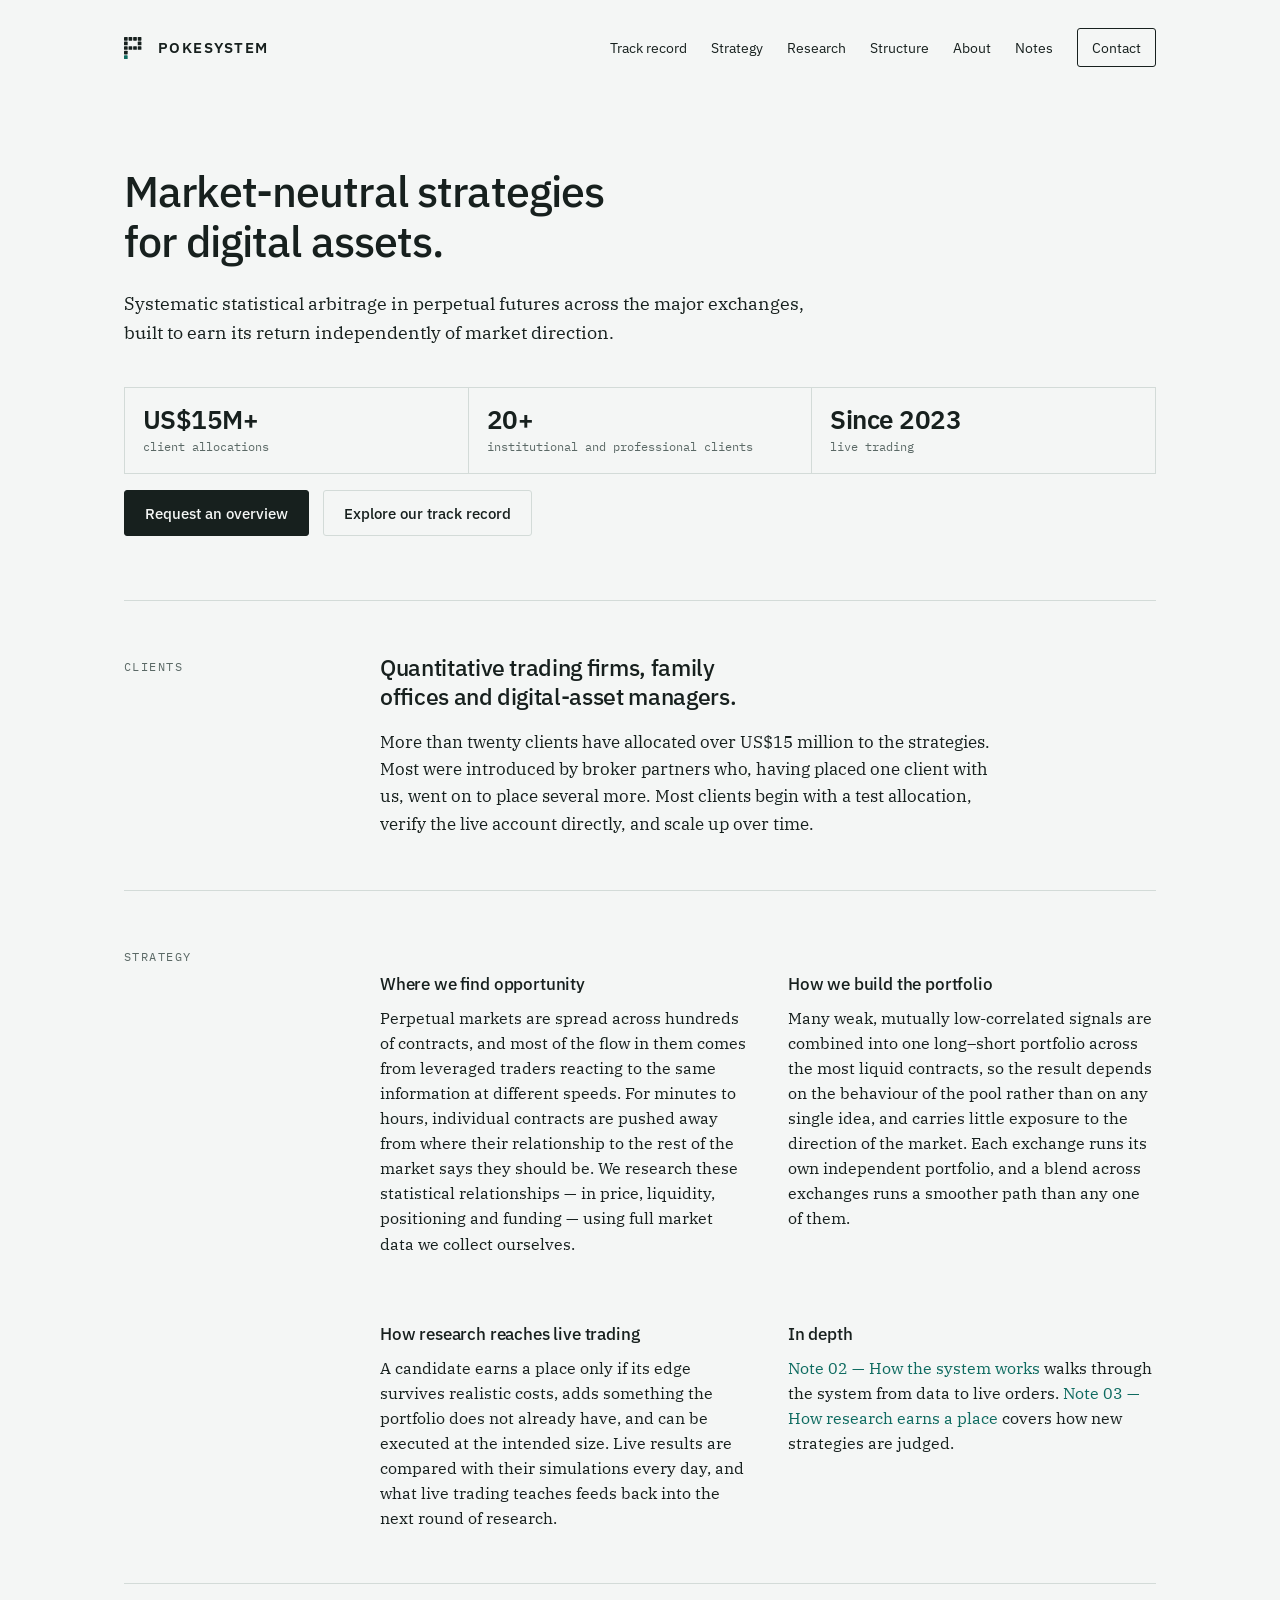
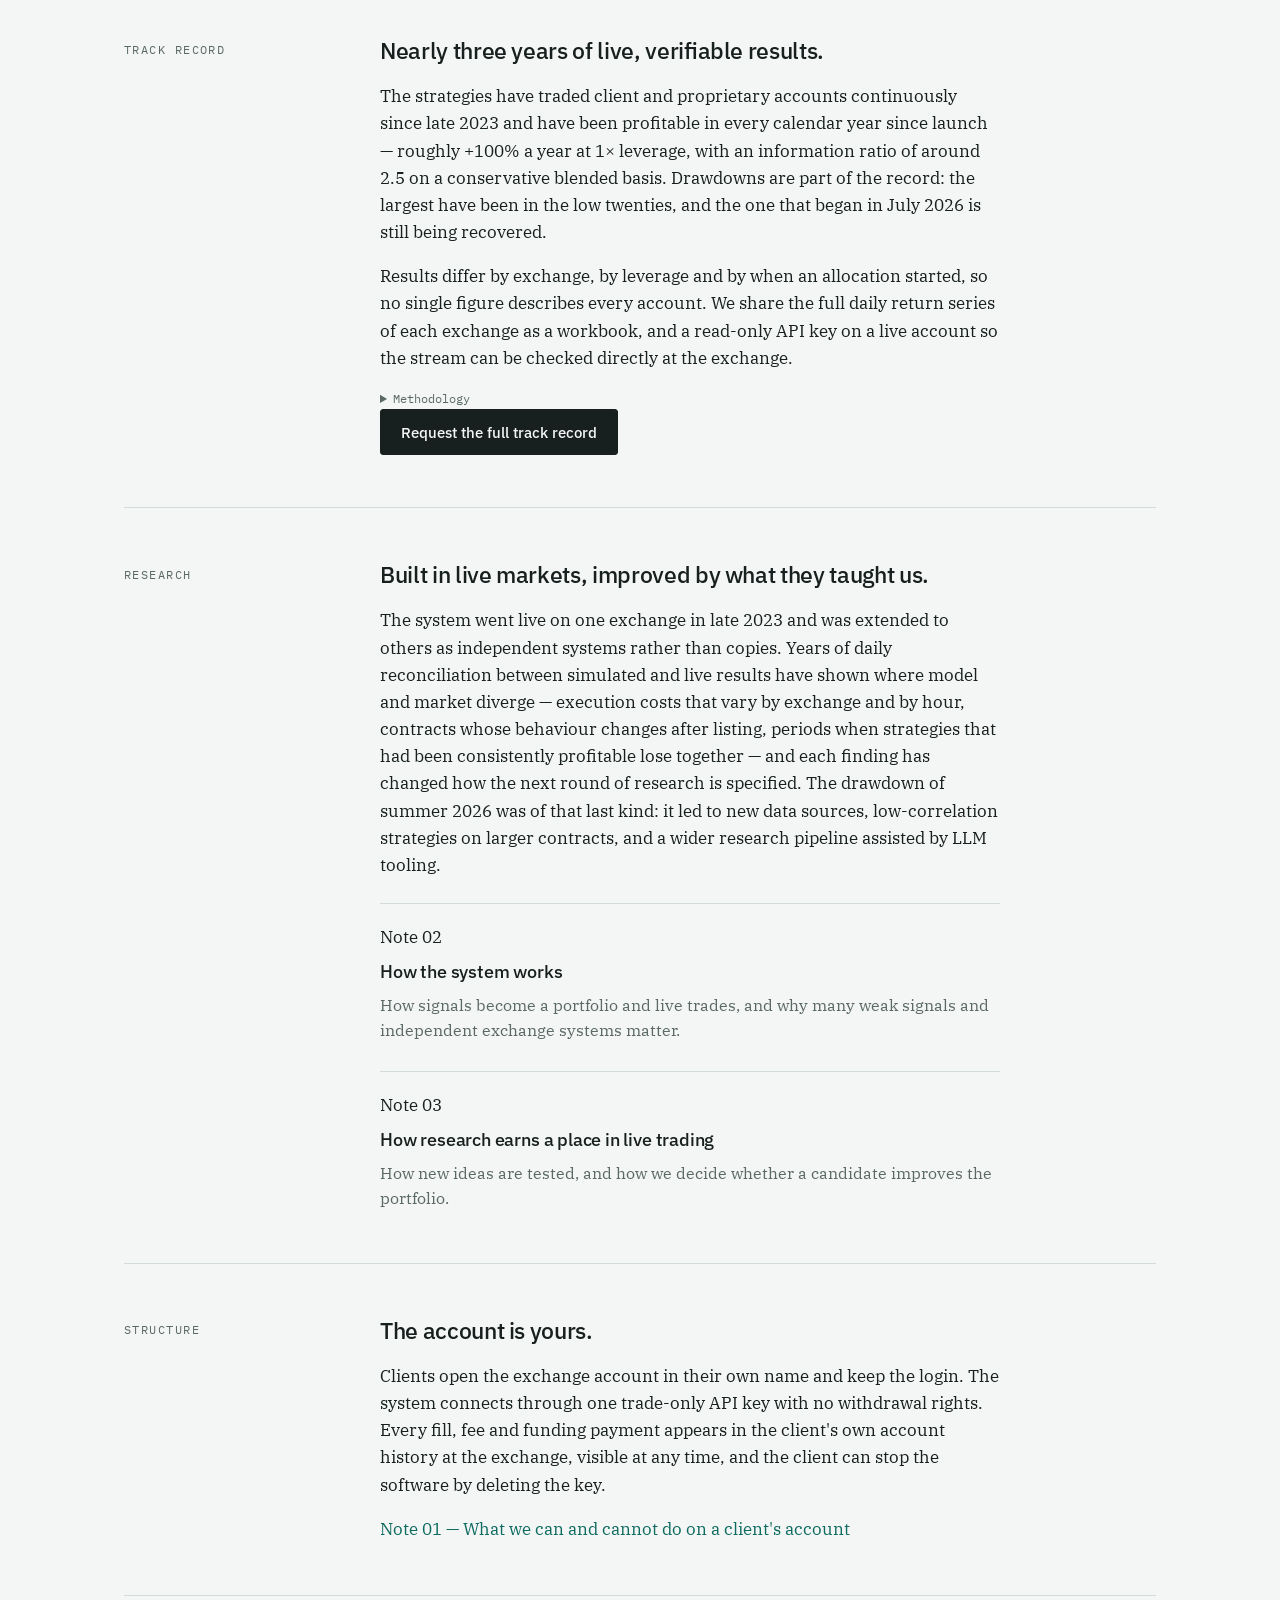
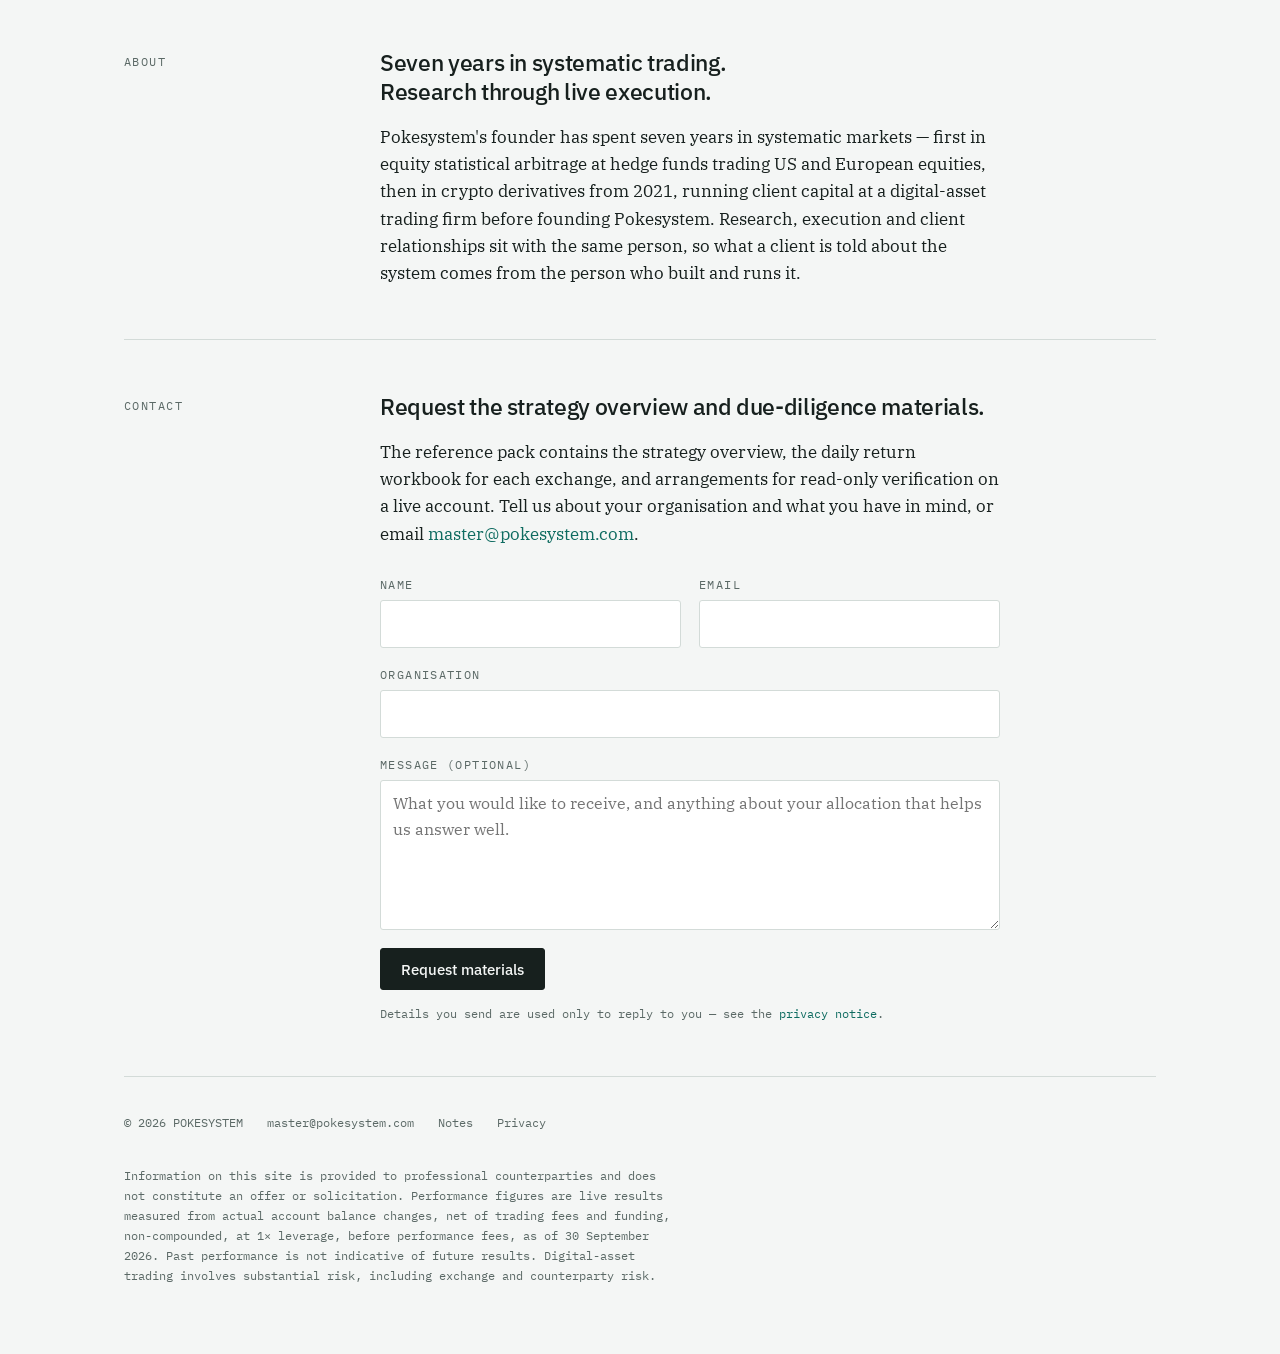
<file: index.html>
<!doctype html>
<html lang="en">
<head>
<meta charset="utf-8">
<meta name="viewport" content="width=device-width, initial-scale=1">
<title>Pokesystem</title>
<meta name="description" content="Pokesystem runs a market-neutral statistical arbitrage system in digital-asset perpetuals on clients' own exchange accounts.">
<link rel="canonical" href="https://pokesystem.com/">
<meta property="og:type" content="website">
<meta property="og:site_name" content="Pokesystem">
<meta property="og:title" content="Pokesystem">
<meta property="og:description" content="Market-neutral statistical arbitrage in digital-asset perpetuals.">
<meta property="og:url" content="https://pokesystem.com/">
<meta property="og:image" content="https://pokesystem.com/assets/og.png">
<meta property="og:image:width" content="1200">
<meta property="og:image:height" content="630">
<meta name="twitter:card" content="summary_large_image">
<link rel="icon" href="data:image/svg+xml,<svg%20xmlns='http://www.w3.org/2000/svg'%20viewBox='0%200%2024%2024'><rect%20x=%220%22%20y=%220%22%20width=%224%22%20height=%224%22%20rx=%220.6%22%20fill=%22#0E6B60%22/><rect%20x=%225%22%20y=%220%22%20width=%224%22%20height=%224%22%20rx=%220.6%22%20fill=%22#0E6B60%22/><rect%20x=%2210%22%20y=%220%22%20width=%224%22%20height=%224%22%20rx=%220.6%22%20fill=%22#0E6B60%22/><rect%20x=%2215%22%20y=%220%22%20width=%224%22%20height=%224%22%20rx=%220.6%22%20fill=%22#0E6B60%22/><rect%20x=%220%22%20y=%225%22%20width=%224%22%20height=%224%22%20rx=%220.6%22%20fill=%22#0E6B60%22/><rect%20x=%2215%22%20y=%225%22%20width=%224%22%20height=%224%22%20rx=%220.6%22%20fill=%22#0E6B60%22/><rect%20x=%220%22%20y=%2210%22%20width=%224%22%20height=%224%22%20rx=%220.6%22%20fill=%22#0E6B60%22/><rect%20x=%225%22%20y=%2210%22%20width=%224%22%20height=%224%22%20rx=%220.6%22%20fill=%22#0E6B60%22/><rect%20x=%2210%22%20y=%2210%22%20width=%224%22%20height=%224%22%20rx=%220.6%22%20fill=%22#0E6B60%22/><rect%20x=%2215%22%20y=%2210%22%20width=%224%22%20height=%224%22%20rx=%220.6%22%20fill=%22#0E6B60%22/><rect%20x=%220%22%20y=%2215%22%20width=%224%22%20height=%224%22%20rx=%220.6%22%20fill=%22#0E6B60%22/><rect%20x=%220%22%20y=%2220%22%20width=%224%22%20height=%224%22%20rx=%220.6%22%20fill=%22#0E6B60%22/></svg>">
<link rel="preconnect" href="https://fonts.googleapis.com">
<link rel="preconnect" href="https://fonts.gstatic.com" crossorigin>
<link rel="stylesheet" href="https://fonts.googleapis.com/css2?family=IBM+Plex+Sans:wght@400;500;600&family=IBM+Plex+Serif:ital,wght@0,400;1,400&family=IBM+Plex+Mono:wght@400;500&display=swap">
<link rel="stylesheet" href="assets/site.css">
</head>
<body>
<div class="page">

  <header class="top">
    <a class="wordmark" href="#"><svg class="mark" viewBox="0 0 24 24" aria-hidden="true" focusable="false"><rect x="0" y="0" width="4" height="4" rx="0.6" fill="currentColor"/><rect x="5" y="0" width="4" height="4" rx="0.6" fill="currentColor"/><rect x="10" y="0" width="4" height="4" rx="0.6" fill="currentColor"/><rect x="15" y="0" width="4" height="4" rx="0.6" fill="currentColor"/><rect x="0" y="5" width="4" height="4" rx="0.6" fill="currentColor"/><rect x="15" y="5" width="4" height="4" rx="0.6" fill="currentColor"/><rect x="0" y="10" width="4" height="4" rx="0.6" fill="currentColor"/><rect x="5" y="10" width="4" height="4" rx="0.6" fill="currentColor"/><rect x="10" y="10" width="4" height="4" rx="0.6" fill="currentColor"/><rect x="15" y="10" width="4" height="4" rx="0.6" fill="currentColor"/><rect x="0" y="15" width="4" height="4" rx="0.6" fill="currentColor"/><rect x="0" y="20" width="4" height="4" rx="0.6" fill="var(--accent)"/></svg><span>POKESYSTEM</span></a>
    <nav class="nav" aria-label="Site">
      <a href="#record">Track record</a>
      <a href="#system">Strategy</a>
      <a href="#evolution">Research</a>
      <a href="#custody">Structure</a>
      <a href="#firm">About</a>
      <a href="notes/">Notes</a>
      <a class="cta" href="#contact">Contact</a>
    </nav>
  </header>

  <section class="hero">
    <h1>Market-neutral strategies for digital assets.</h1>
    <p>Systematic statistical arbitrage in perpetual futures across the major exchanges, built to earn its return independently of market direction.</p>
    <div class="tiles tiles-3" aria-label="Key figures">
      <div class="tile"><span class="num">US$15M+</span><span class="cap">client allocations</span></div>
      <div class="tile"><span class="num">20+</span><span class="cap">institutional and professional clients</span></div>
      <div class="tile"><span class="num">Since 2023</span><span class="cap">live trading</span></div>
    </div>
    <p class="actions"><a class="btn" href="#contact">Request an overview</a> <a class="btn btn-secondary" href="#record">Explore our track record</a></p>
  </section>

  <section class="section" id="clients">
    <p class="label">Clients</p>
    <div class="body">
      <h2>Quantitative trading firms, family offices and digital-asset managers.</h2>
      <p>More than twenty clients have allocated over US$15 million to the strategies. Most were introduced by broker partners who, having placed one client with us, went on to place several more. Most clients begin with a test allocation, verify the live account directly, and scale up over time.</p>
    </div>
  </section>

  <section class="section" id="system">
    <p class="label">Strategy</p>
    <div class="body blocks">
      <div class="block">
        <h3>Where we find opportunity</h3>
        <p>Perpetual markets are spread across hundreds of contracts, and most of the flow in them comes from leveraged traders reacting to the same information at different speeds. For minutes to hours, individual contracts are pushed away from where their relationship to the rest of the market says they should be. We research these statistical relationships — in price, liquidity, positioning and funding — using full market data we collect ourselves.</p>
      </div>
      <div class="block">
        <h3>How we build the portfolio</h3>
        <p>Many weak, mutually low-correlated signals are combined into one long–short portfolio across the most liquid contracts, so the result depends on the behaviour of the pool rather than on any single idea, and carries little exposure to the direction of the market. Each exchange runs its own independent portfolio, and a blend across exchanges runs a smoother path than any one of them.</p>
      </div>
      <div class="block">
        <h3>How research reaches live trading</h3>
        <p>A candidate earns a place only if its edge survives realistic costs, adds something the portfolio does not already have, and can be executed at the intended size. Live results are compared with their simulations every day, and what live trading teaches feeds back into the next round of research.</p>
      </div>
      <div class="block">
        <h3>In depth</h3>
        <p><a href="notes/how-the-system-works.html">Note 02 — How the system works</a> walks through the system from data to live orders. <a href="notes/how-research-earns-a-place.html">Note 03 — How research earns a place</a> covers how new strategies are judged.</p>
      </div>
    </div>
  </section>

  <section class="section" id="record">
    <p class="label">Track record</p>
    <div class="body">
      <h2>Nearly three years of live, verifiable results.</h2>
      <p>The strategies have traded client and proprietary accounts continuously since late 2023 and have been profitable in every calendar year since launch — roughly +100% a year at 1× leverage, with an information ratio of around 2.5 on a conservative blended basis. Drawdowns are part of the record: the largest have been in the low twenties, and the one that began in July 2026 is still being recovered.</p>
      <p>Results differ by exchange, by leverage and by when an allocation started, so no single figure describes every account. We share the full daily return series of each exchange as a workbook, and a read-only API key on a live account so the stream can be checked directly at the exchange.</p>
      <details class="method"><summary>Methodology</summary><p>Performance is measured from actual account balance changes, net of trading fees and funding, before performance fees, non-compounded, at 1× leverage, per exchange and as a blended allocation across exchanges, with figures stated as of the end of the latest completed month.</p></details>
      <p class="actions"><a class="btn" href="#contact">Request the full track record</a></p>
    </div>
  </section>

  <section class="section" id="evolution">
    <p class="label">Research</p>
    <div class="body">
      <h2>Built in live markets, improved by what they taught us.</h2>
      <p>The system went live on one exchange in late 2023 and was extended to others as independent systems rather than copies. Years of daily reconciliation between simulated and live results have shown where model and market diverge — execution costs that vary by exchange and by hour, contracts whose behaviour changes after listing, periods when strategies that had been consistently profitable lose together — and each finding has changed how the next round of research is specified. The drawdown of summer 2026 was of that last kind: it led to new data sources, low-correlation strategies on larger contracts, and a wider research pipeline assisted by LLM tooling.</p>
      <ul class="notes-list cards">
        <li>
          <span class="meta">Note 02</span>
          <a href="notes/how-the-system-works.html">How the system works</a>
          <p>How signals become a portfolio and live trades, and why many weak signals and independent exchange systems matter.</p>
        </li>
        <li>
          <span class="meta">Note 03</span>
          <a href="notes/how-research-earns-a-place.html">How research earns a place in live trading</a>
          <p>How new ideas are tested, and how we decide whether a candidate improves the portfolio.</p>
        </li>
      </ul>
    </div>
  </section>

  <section class="section" id="custody">
    <p class="label">Structure</p>
    <div class="body">
      <h2>The account is yours.</h2>
      <p>Clients open the exchange account in their own name and keep the login. The system connects through one trade-only API key with no withdrawal rights. Every fill, fee and funding payment appears in the client's own account history at the exchange, visible at any time, and the client can stop the software by deleting the key.</p>
      <p><a href="notes/what-we-can-and-cannot-do.html">Note 01 — What we can and cannot do on a client's account</a></p>
    </div>
  </section>

  <section class="section" id="firm">
    <p class="label">About</p>
    <div class="body">
      <h2>Seven years in systematic trading. Research through live execution.</h2>
      <p>Pokesystem's founder has spent seven years in systematic markets — first in equity statistical arbitrage at hedge funds trading US and European equities, then in crypto derivatives from 2021, running client capital at a digital-asset trading firm before founding Pokesystem. Research, execution and client relationships sit with the same person, so what a client is told about the system comes from the person who built and runs it.</p>
    </div>
  </section>

  <section class="section" id="contact">
    <p class="label">Contact</p>
    <div class="body">
      <h2>Request the strategy overview and due-diligence materials.</h2>
      <p>The reference pack contains the strategy overview, the daily return workbook for each exchange, and arrangements for read-only verification on a live account. Tell us about your organisation and what you have in mind, or email <a href="mailto:master@pokesystem.com">master@pokesystem.com</a>.</p>
      <!-- Form backend: Formspree (form meaqovng → master@pokesystem.com). -->
      <form class="form" id="enquiry" action="https://formspree.io/f/meaqovng" method="POST">
        <div class="row">
          <div class="field">
            <label for="f-name">Name</label>
            <input id="f-name" name="name" type="text" autocomplete="name" required>
          </div>
          <div class="field">
            <label for="f-email">Email</label>
            <input id="f-email" name="email" type="email" autocomplete="email" required>
          </div>
        </div>
        <div class="field">
          <label for="f-org">Organisation</label>
          <input id="f-org" name="organization" type="text" autocomplete="organization">
        </div>
        <div class="field">
          <label for="f-msg">Message (optional)</label>
          <textarea id="f-msg" name="message" placeholder="What you would like to receive, and anything about your allocation that helps us answer well."></textarea>
        </div>
        <input type="hidden" name="_subject" value="Website enquiry — pokesystem.com">
        <div class="hp" aria-hidden="true">
          <label for="f-gotcha">Leave this field empty</label>
          <input id="f-gotcha" name="_gotcha" type="text" tabindex="-1" autocomplete="off">
        </div>
        <div class="form-actions">
          <button class="btn" type="submit">Request materials</button>
          <p class="form-status" id="form-status" role="status" aria-live="polite"></p>
        </div>
      </form>
      <p class="meta" style="margin-top:14px;font-family:var(--mono);font-size:0.78rem;color:var(--muted)">Details you send are used only to reply to you — see the <a href="privacy.html">privacy notice</a>.</p>
    </div>
  </section>

  <footer>
    <div class="legal">
      <span>© 2026 POKESYSTEM</span>
      <span><a href="mailto:master@pokesystem.com">master@pokesystem.com</a></span>
      <span><a href="notes/">Notes</a></span>
      <span><a href="privacy.html">Privacy</a></span>
    </div>
    <p class="disclaimer">Information on this site is provided to professional counterparties and does not constitute an offer or solicitation. Performance figures are live results measured from actual account balance changes, net of trading fees and funding, non-compounded, at 1× leverage, before performance fees, as of 30 September 2026. Past performance is not indicative of future results. Digital-asset trading involves substantial risk, including exchange and counterparty risk.</p>
  </footer>

</div>
<script>
(function () {
  var form = document.getElementById('enquiry');
  if (!form || !window.fetch) return;
  var status = document.getElementById('form-status');
  var btn = form.querySelector('button[type=submit]');
  form.addEventListener('submit', function (e) {
    e.preventDefault();
    btn.disabled = true;
    status.className = 'form-status';
    status.textContent = 'Sending…';
    fetch(form.action, { method: 'POST', body: new FormData(form), headers: { 'Accept': 'application/json' } })
      .then(function (r) {
        if (!r.ok) throw new Error(String(r.status));
        form.reset();
        status.className = 'form-status ok';
        status.textContent = 'Sent. We will reply by email.';
      })
      .catch(function () {
        status.className = 'form-status err';
        status.innerHTML = 'Could not send. Please email <a href="mailto:master@pokesystem.com">master@pokesystem.com</a>.';
      })
      .then(function () { btn.disabled = false; });
  });
})();
</script>
</body>
</html>
</file>
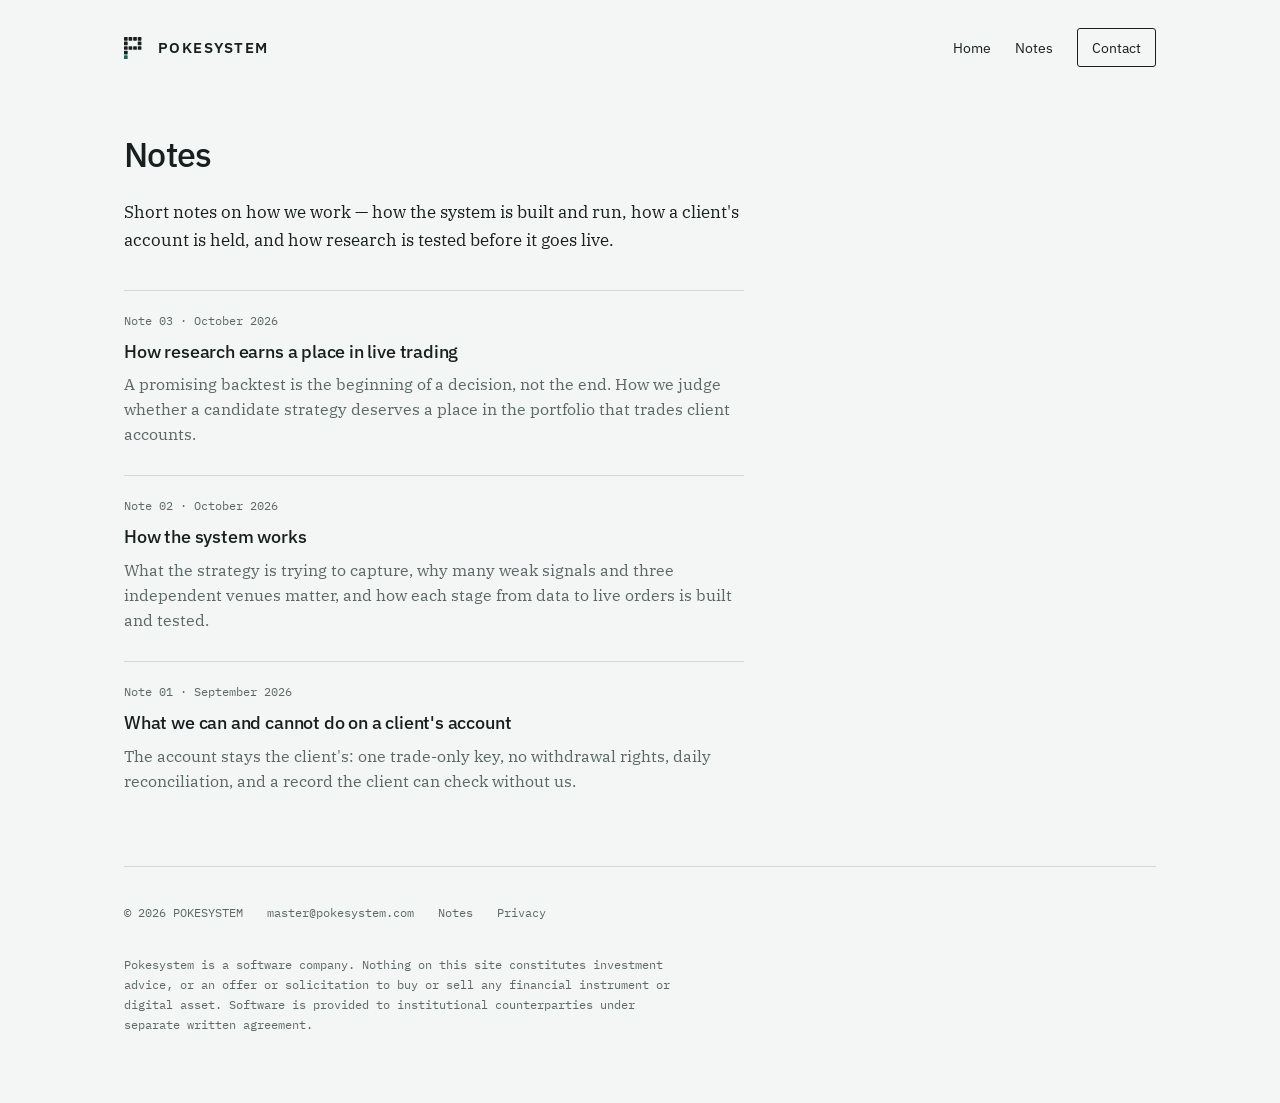
<file: notes/index.html>
<!doctype html>
<html lang="en">
<head>
<meta charset="utf-8">
<meta name="viewport" content="width=device-width, initial-scale=1">
<title>Notes — Pokesystem</title>
<meta name="description" content="Short notes on how Pokesystem works: the system, the client account, and how research is tested.">
<link rel="canonical" href="https://pokesystem.com/notes/">
<meta property="og:type" content="article">
<meta property="og:site_name" content="Pokesystem">
<meta property="og:title" content="Notes">
<meta property="og:description" content="Short notes on how Pokesystem works: the system, the client account, and how research is tested.">
<meta property="og:url" content="https://pokesystem.com/notes/">
<meta property="og:image" content="https://pokesystem.com/assets/og.png">
<meta name="twitter:card" content="summary_large_image">
<link rel="icon" href="data:image/svg+xml,<svg%20xmlns='http://www.w3.org/2000/svg'%20viewBox='0%200%2024%2024'><rect%20x=%220%22%20y=%220%22%20width=%224%22%20height=%224%22%20rx=%220.6%22%20fill=%22#0E6B60%22/><rect%20x=%225%22%20y=%220%22%20width=%224%22%20height=%224%22%20rx=%220.6%22%20fill=%22#0E6B60%22/><rect%20x=%2210%22%20y=%220%22%20width=%224%22%20height=%224%22%20rx=%220.6%22%20fill=%22#0E6B60%22/><rect%20x=%2215%22%20y=%220%22%20width=%224%22%20height=%224%22%20rx=%220.6%22%20fill=%22#0E6B60%22/><rect%20x=%220%22%20y=%225%22%20width=%224%22%20height=%224%22%20rx=%220.6%22%20fill=%22#0E6B60%22/><rect%20x=%2215%22%20y=%225%22%20width=%224%22%20height=%224%22%20rx=%220.6%22%20fill=%22#0E6B60%22/><rect%20x=%220%22%20y=%2210%22%20width=%224%22%20height=%224%22%20rx=%220.6%22%20fill=%22#0E6B60%22/><rect%20x=%225%22%20y=%2210%22%20width=%224%22%20height=%224%22%20rx=%220.6%22%20fill=%22#0E6B60%22/><rect%20x=%2210%22%20y=%2210%22%20width=%224%22%20height=%224%22%20rx=%220.6%22%20fill=%22#0E6B60%22/><rect%20x=%2215%22%20y=%2210%22%20width=%224%22%20height=%224%22%20rx=%220.6%22%20fill=%22#0E6B60%22/><rect%20x=%220%22%20y=%2215%22%20width=%224%22%20height=%224%22%20rx=%220.6%22%20fill=%22#0E6B60%22/><rect%20x=%220%22%20y=%2220%22%20width=%224%22%20height=%224%22%20rx=%220.6%22%20fill=%22#0E6B60%22/></svg>">
<link rel="preconnect" href="https://fonts.googleapis.com">
<link rel="preconnect" href="https://fonts.gstatic.com" crossorigin>
<link rel="stylesheet" href="https://fonts.googleapis.com/css2?family=IBM+Plex+Sans:wght@400;500;600&family=IBM+Plex+Serif:ital,wght@0,400;1,400&family=IBM+Plex+Mono:wght@400;500&display=swap">
<link rel="stylesheet" href="../assets/site.css">
</head>
<body>
<div class="page">

  <header class="top">
    <a class="wordmark" href="../"><svg class="mark" viewBox="0 0 24 24" aria-hidden="true" focusable="false"><rect x="0" y="0" width="4" height="4" rx="0.6" fill="currentColor"/><rect x="5" y="0" width="4" height="4" rx="0.6" fill="currentColor"/><rect x="10" y="0" width="4" height="4" rx="0.6" fill="currentColor"/><rect x="15" y="0" width="4" height="4" rx="0.6" fill="currentColor"/><rect x="0" y="5" width="4" height="4" rx="0.6" fill="currentColor"/><rect x="15" y="5" width="4" height="4" rx="0.6" fill="currentColor"/><rect x="0" y="10" width="4" height="4" rx="0.6" fill="currentColor"/><rect x="5" y="10" width="4" height="4" rx="0.6" fill="currentColor"/><rect x="10" y="10" width="4" height="4" rx="0.6" fill="currentColor"/><rect x="15" y="10" width="4" height="4" rx="0.6" fill="currentColor"/><rect x="0" y="15" width="4" height="4" rx="0.6" fill="currentColor"/><rect x="0" y="20" width="4" height="4" rx="0.6" fill="var(--accent)"/></svg><span>POKESYSTEM</span></a>
    <nav class="nav" aria-label="Site">
      <a href="../">Home</a>
      <a href="./">Notes</a>
      <a class="cta" href="../#contact">Contact</a>
    </nav>
  </header>

  <!-- LEGAL REVIEW PENDING: wording to be confirmed by counsel before the site is used formally. -->
  <main class="doc">
    <h1>Notes</h1>
    <p>Short notes on how we work — how the system is built and run, how a client's account is held, and how research is tested before it goes live.</p>

    <ul class="notes-list">
      <li>
        <span class="meta">Note 03 · October 2026</span>
        <a href="how-research-earns-a-place.html">How research earns a place in live trading</a>
        <p>A promising backtest is the beginning of a decision, not the end. How we judge whether a candidate strategy deserves a place in the portfolio that trades client accounts.</p>
      </li>
      <li>
        <span class="meta">Note 02 · October 2026</span>
        <a href="how-the-system-works.html">How the system works</a>
        <p>What the strategy is trying to capture, why many weak signals and three independent venues matter, and how each stage from data to live orders is built and tested.</p>
      </li>
      <li>
        <span class="meta">Note 01 · September 2026</span>
        <a href="what-we-can-and-cannot-do.html">What we can and cannot do on a client's account</a>
        <p>The account stays the client's: one trade-only key, no withdrawal rights, daily reconciliation, and a record the client can check without us.</p>
      </li>
    </ul>
  </main>

  <footer>
    <div class="legal">
      <span>© 2026 POKESYSTEM</span>
      <span><a href="mailto:master@pokesystem.com">master@pokesystem.com</a></span>
      <span><a href="./">Notes</a></span>
      <span><a href="../privacy.html">Privacy</a></span>
    </div>
    <p class="disclaimer">Pokesystem is a software company. Nothing on this site constitutes investment advice, or an offer or solicitation to buy or sell any financial instrument or digital asset. Software is provided to institutional counterparties under separate written agreement.</p>
  </footer>

</div>
</body>
</html>
</file>
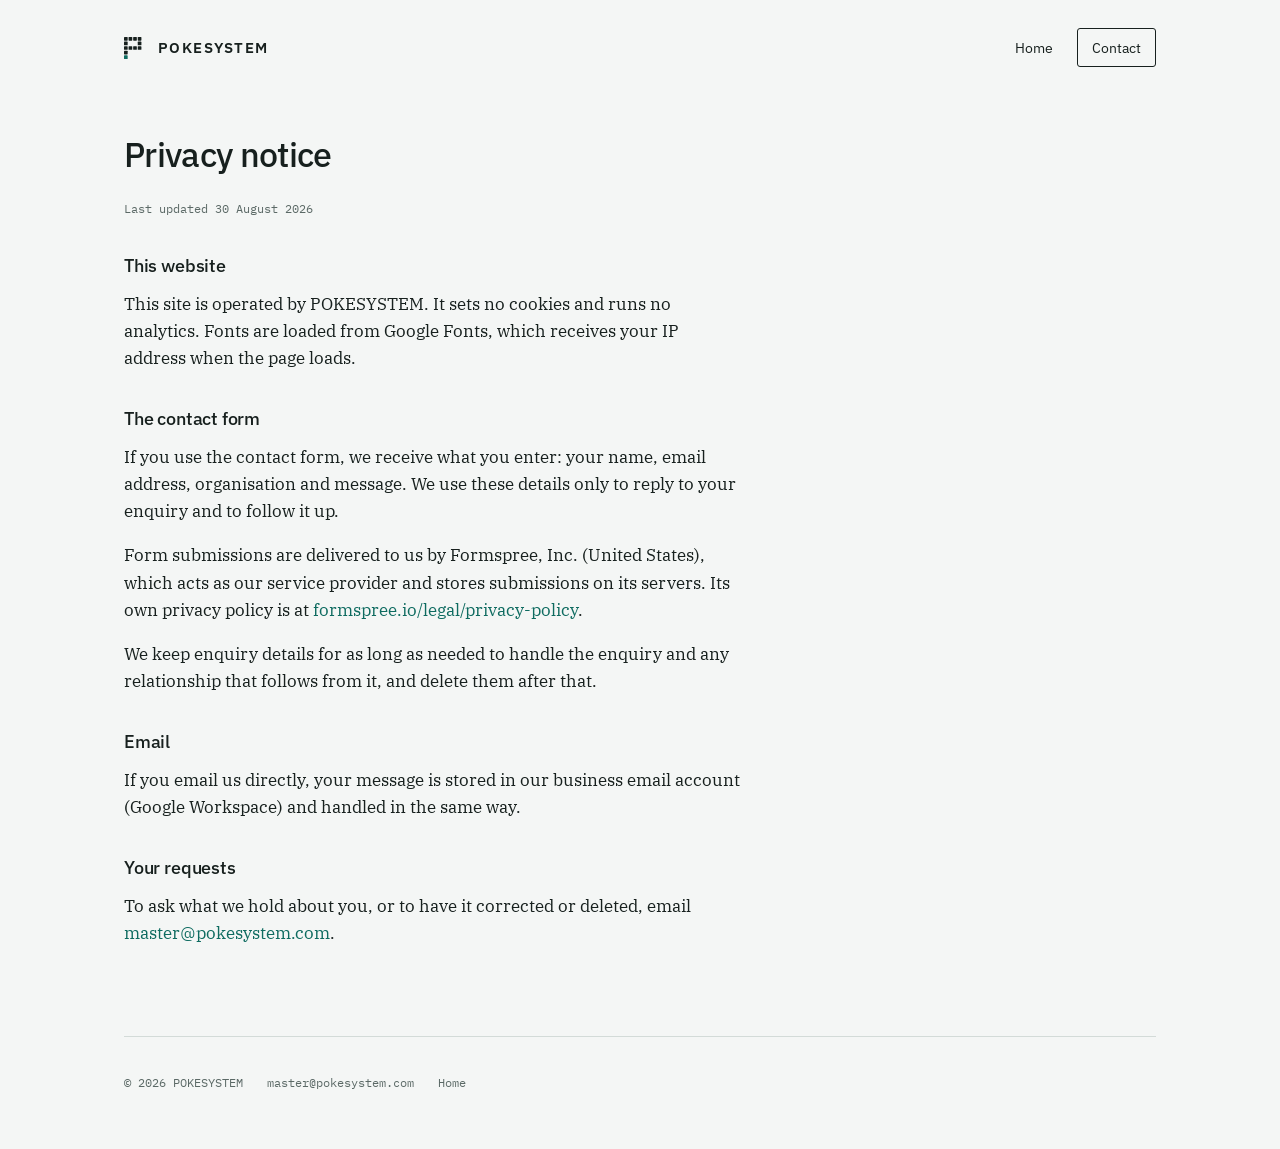
<file: privacy.html>
<!doctype html>
<html lang="en">
<head>
<title>Privacy notice — Pokesystem</title>
<meta name="robots" content="noindex">
<meta charset="utf-8">
<meta name="viewport" content="width=device-width, initial-scale=1">
<link rel="icon" href="data:image/svg+xml,<svg%20xmlns='http://www.w3.org/2000/svg'%20viewBox='0%200%2024%2024'><rect%20x=%220%22%20y=%220%22%20width=%224%22%20height=%224%22%20rx=%220.6%22%20fill=%22#0E6B60%22/><rect%20x=%225%22%20y=%220%22%20width=%224%22%20height=%224%22%20rx=%220.6%22%20fill=%22#0E6B60%22/><rect%20x=%2210%22%20y=%220%22%20width=%224%22%20height=%224%22%20rx=%220.6%22%20fill=%22#0E6B60%22/><rect%20x=%2215%22%20y=%220%22%20width=%224%22%20height=%224%22%20rx=%220.6%22%20fill=%22#0E6B60%22/><rect%20x=%220%22%20y=%225%22%20width=%224%22%20height=%224%22%20rx=%220.6%22%20fill=%22#0E6B60%22/><rect%20x=%2215%22%20y=%225%22%20width=%224%22%20height=%224%22%20rx=%220.6%22%20fill=%22#0E6B60%22/><rect%20x=%220%22%20y=%2210%22%20width=%224%22%20height=%224%22%20rx=%220.6%22%20fill=%22#0E6B60%22/><rect%20x=%225%22%20y=%2210%22%20width=%224%22%20height=%224%22%20rx=%220.6%22%20fill=%22#0E6B60%22/><rect%20x=%2210%22%20y=%2210%22%20width=%224%22%20height=%224%22%20rx=%220.6%22%20fill=%22#0E6B60%22/><rect%20x=%2215%22%20y=%2210%22%20width=%224%22%20height=%224%22%20rx=%220.6%22%20fill=%22#0E6B60%22/><rect%20x=%220%22%20y=%2215%22%20width=%224%22%20height=%224%22%20rx=%220.6%22%20fill=%22#0E6B60%22/><rect%20x=%220%22%20y=%2220%22%20width=%224%22%20height=%224%22%20rx=%220.6%22%20fill=%22#0E6B60%22/></svg>">
<link rel="preconnect" href="https://fonts.googleapis.com">
<link rel="preconnect" href="https://fonts.gstatic.com" crossorigin>
<link rel="stylesheet" href="https://fonts.googleapis.com/css2?family=IBM+Plex+Sans:wght@400;500;600&family=IBM+Plex+Serif:ital,wght@0,400;1,400&family=IBM+Plex+Mono:wght@400;500&display=swap">
<link rel="stylesheet" href="assets/site.css">
</head>
<body>
<div class="page">

  <header class="top">
    <a class="wordmark" href="./"><svg class="mark" viewBox="0 0 24 24" aria-hidden="true" focusable="false"><rect x="0" y="0" width="4" height="4" rx="0.6" fill="currentColor"/><rect x="5" y="0" width="4" height="4" rx="0.6" fill="currentColor"/><rect x="10" y="0" width="4" height="4" rx="0.6" fill="currentColor"/><rect x="15" y="0" width="4" height="4" rx="0.6" fill="currentColor"/><rect x="0" y="5" width="4" height="4" rx="0.6" fill="currentColor"/><rect x="15" y="5" width="4" height="4" rx="0.6" fill="currentColor"/><rect x="0" y="10" width="4" height="4" rx="0.6" fill="currentColor"/><rect x="5" y="10" width="4" height="4" rx="0.6" fill="currentColor"/><rect x="10" y="10" width="4" height="4" rx="0.6" fill="currentColor"/><rect x="15" y="10" width="4" height="4" rx="0.6" fill="currentColor"/><rect x="0" y="15" width="4" height="4" rx="0.6" fill="currentColor"/><rect x="0" y="20" width="4" height="4" rx="0.6" fill="var(--accent)"/></svg><span>POKESYSTEM</span></a>
    <nav class="nav" aria-label="Site">
      <a href="./">Home</a>
      <a class="cta" href="./#contact">Contact</a>
    </nav>
  </header>

  <!-- LEGAL REVIEW PENDING: wording to be confirmed by counsel before the site is used formally. -->
  <main class="doc">
    <h1>Privacy notice</h1>
    <p class="meta">Last updated 30 August 2026</p>

    <h2>This website</h2>
    <p>This site is operated by POKESYSTEM. It sets no cookies and runs no analytics. Fonts are loaded from Google Fonts, which receives your IP address when the page loads.</p>

    <h2>The contact form</h2>
    <p>If you use the contact form, we receive what you enter: your name, email address, organisation and message. We use these details only to reply to your enquiry and to follow it up.</p>
    <p>Form submissions are delivered to us by Formspree, Inc. (United States), which acts as our service provider and stores submissions on its servers. Its own privacy policy is at <a href="https://formspree.io/legal/privacy-policy/">formspree.io/legal/privacy-policy</a>.</p>
    <p>We keep enquiry details for as long as needed to handle the enquiry and any relationship that follows from it, and delete them after that.</p>

    <h2>Email</h2>
    <p>If you email us directly, your message is stored in our business email account (Google Workspace) and handled in the same way.</p>

    <h2>Your requests</h2>
    <p>To ask what we hold about you, or to have it corrected or deleted, email <a href="mailto:master@pokesystem.com">master@pokesystem.com</a>.</p>
  </main>

  <footer>
    <div class="legal">
      <span>© 2026 POKESYSTEM</span>
      <span><a href="mailto:master@pokesystem.com">master@pokesystem.com</a></span>
      <span><a href="./">Home</a></span>
    </div>
  </footer>

</div>
</body>
</html>
</file>
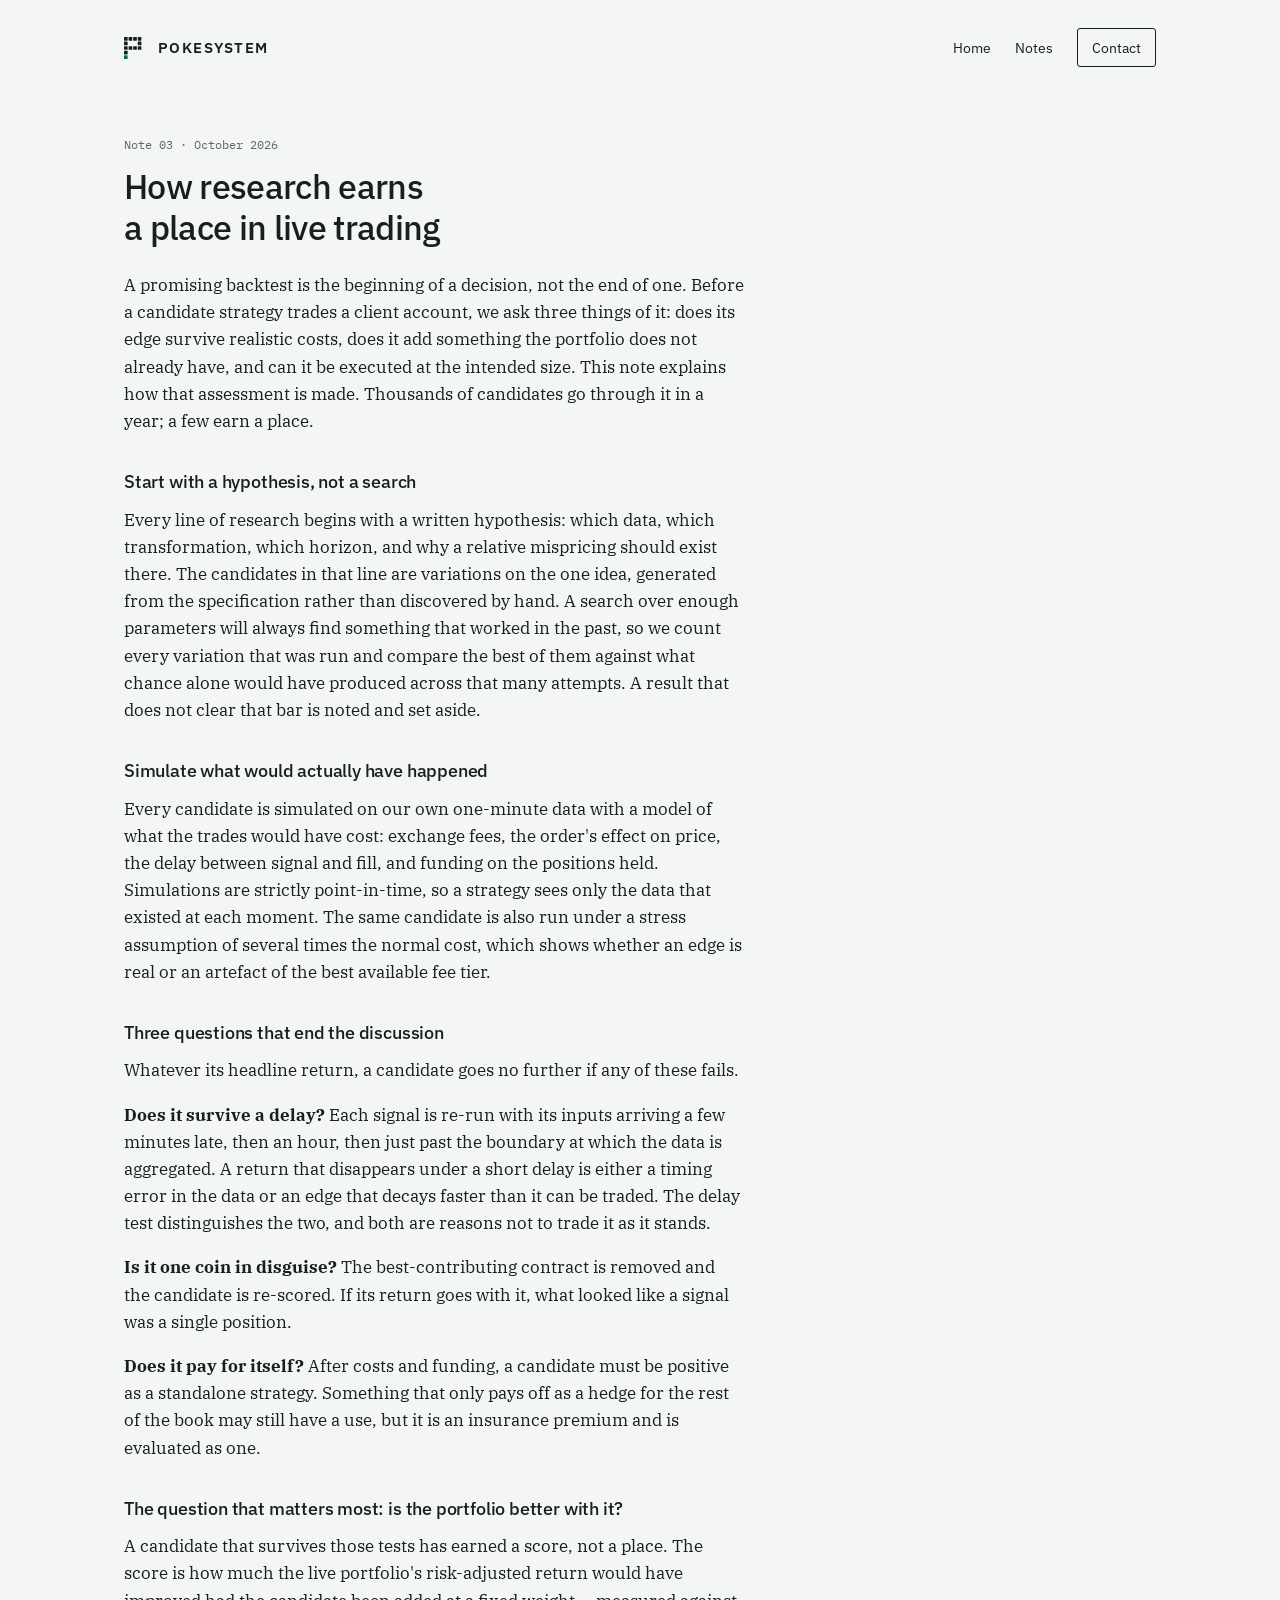
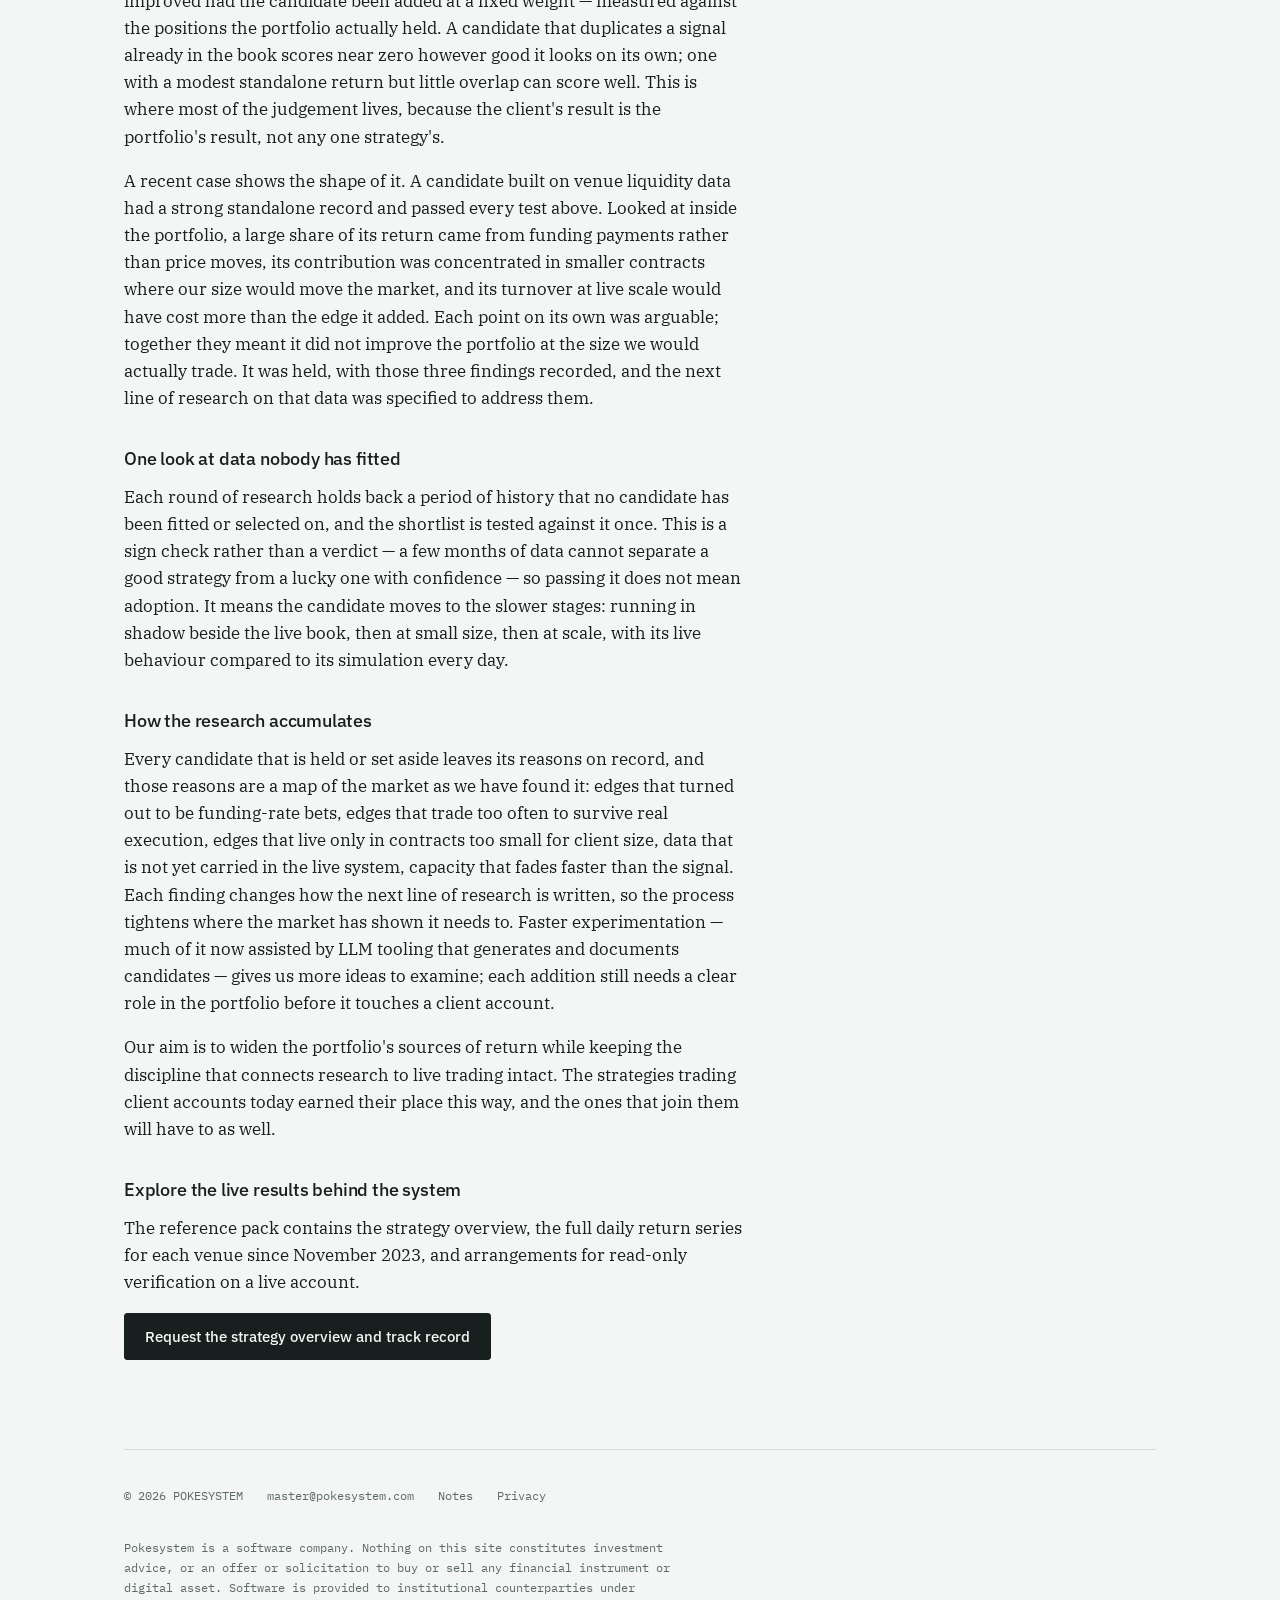
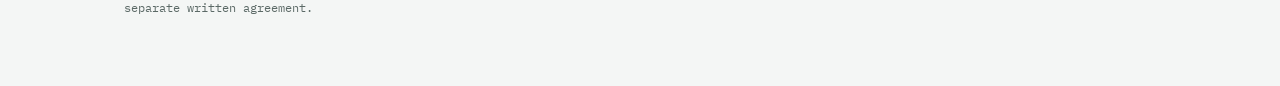
<file: notes/how-research-earns-a-place.html>
<!doctype html>
<html lang="en">
<head>
<meta charset="utf-8">
<meta name="viewport" content="width=device-width, initial-scale=1">
<title>How research earns a place in live trading — Pokesystem</title>
<meta name="description" content="A promising backtest is the beginning of a decision, not the end. How we judge whether a candidate strategy deserves a place in the portfolio that trades client accounts.">
<link rel="canonical" href="https://pokesystem.com/notes/how-research-earns-a-place.html">
<meta property="og:type" content="article">
<meta property="og:site_name" content="Pokesystem">
<meta property="og:title" content="How research earns a place in live trading">
<meta property="og:description" content="A promising backtest is the beginning of a decision, not the end. How we judge whether a candidate strategy deserves a place in the portfolio that trades client accounts.">
<meta property="og:url" content="https://pokesystem.com/notes/how-research-earns-a-place.html">
<meta property="og:image" content="https://pokesystem.com/assets/og.png">
<meta name="twitter:card" content="summary_large_image">
<link rel="icon" href="data:image/svg+xml,<svg%20xmlns='http://www.w3.org/2000/svg'%20viewBox='0%200%2024%2024'><rect%20x=%220%22%20y=%220%22%20width=%224%22%20height=%224%22%20rx=%220.6%22%20fill=%22#0E6B60%22/><rect%20x=%225%22%20y=%220%22%20width=%224%22%20height=%224%22%20rx=%220.6%22%20fill=%22#0E6B60%22/><rect%20x=%2210%22%20y=%220%22%20width=%224%22%20height=%224%22%20rx=%220.6%22%20fill=%22#0E6B60%22/><rect%20x=%2215%22%20y=%220%22%20width=%224%22%20height=%224%22%20rx=%220.6%22%20fill=%22#0E6B60%22/><rect%20x=%220%22%20y=%225%22%20width=%224%22%20height=%224%22%20rx=%220.6%22%20fill=%22#0E6B60%22/><rect%20x=%2215%22%20y=%225%22%20width=%224%22%20height=%224%22%20rx=%220.6%22%20fill=%22#0E6B60%22/><rect%20x=%220%22%20y=%2210%22%20width=%224%22%20height=%224%22%20rx=%220.6%22%20fill=%22#0E6B60%22/><rect%20x=%225%22%20y=%2210%22%20width=%224%22%20height=%224%22%20rx=%220.6%22%20fill=%22#0E6B60%22/><rect%20x=%2210%22%20y=%2210%22%20width=%224%22%20height=%224%22%20rx=%220.6%22%20fill=%22#0E6B60%22/><rect%20x=%2215%22%20y=%2210%22%20width=%224%22%20height=%224%22%20rx=%220.6%22%20fill=%22#0E6B60%22/><rect%20x=%220%22%20y=%2215%22%20width=%224%22%20height=%224%22%20rx=%220.6%22%20fill=%22#0E6B60%22/><rect%20x=%220%22%20y=%2220%22%20width=%224%22%20height=%224%22%20rx=%220.6%22%20fill=%22#0E6B60%22/></svg>">
<link rel="preconnect" href="https://fonts.googleapis.com">
<link rel="preconnect" href="https://fonts.gstatic.com" crossorigin>
<link rel="stylesheet" href="https://fonts.googleapis.com/css2?family=IBM+Plex+Sans:wght@400;500;600&family=IBM+Plex+Serif:ital,wght@0,400;1,400&family=IBM+Plex+Mono:wght@400;500&display=swap">
<link rel="stylesheet" href="../assets/site.css">
</head>
<body>
<div class="page">

  <header class="top">
    <a class="wordmark" href="../"><svg class="mark" viewBox="0 0 24 24" aria-hidden="true" focusable="false"><rect x="0" y="0" width="4" height="4" rx="0.6" fill="currentColor"/><rect x="5" y="0" width="4" height="4" rx="0.6" fill="currentColor"/><rect x="10" y="0" width="4" height="4" rx="0.6" fill="currentColor"/><rect x="15" y="0" width="4" height="4" rx="0.6" fill="currentColor"/><rect x="0" y="5" width="4" height="4" rx="0.6" fill="currentColor"/><rect x="15" y="5" width="4" height="4" rx="0.6" fill="currentColor"/><rect x="0" y="10" width="4" height="4" rx="0.6" fill="currentColor"/><rect x="5" y="10" width="4" height="4" rx="0.6" fill="currentColor"/><rect x="10" y="10" width="4" height="4" rx="0.6" fill="currentColor"/><rect x="15" y="10" width="4" height="4" rx="0.6" fill="currentColor"/><rect x="0" y="15" width="4" height="4" rx="0.6" fill="currentColor"/><rect x="0" y="20" width="4" height="4" rx="0.6" fill="var(--accent)"/></svg><span>POKESYSTEM</span></a>
    <nav class="nav" aria-label="Site">
      <a href="../">Home</a>
      <a href="./">Notes</a>
      <a class="cta" href="../#contact">Contact</a>
    </nav>
  </header>

  <!-- LEGAL REVIEW PENDING: wording to be confirmed by counsel before the site is used formally. -->
  <main class="doc">
    <p class="meta">Note 03 · October 2026</p>
    <h1>How research earns a place in live trading</h1>

    <p>A promising backtest is the beginning of a decision, not the end of one. Before a candidate strategy trades a client account, we ask three things of it: does its edge survive realistic costs, does it add something the portfolio does not already have, and can it be executed at the intended size. This note explains how that assessment is made. Thousands of candidates go through it in a year; a few earn a place.</p>

    <h2>Start with a hypothesis, not a search</h2>
    <p>Every line of research begins with a written hypothesis: which data, which transformation, which horizon, and why a relative mispricing should exist there. The candidates in that line are variations on the one idea, generated from the specification rather than discovered by hand. A search over enough parameters will always find something that worked in the past, so we count every variation that was run and compare the best of them against what chance alone would have produced across that many attempts. A result that does not clear that bar is noted and set aside.</p>

    <h2>Simulate what would actually have happened</h2>
    <p>Every candidate is simulated on our own one-minute data with a model of what the trades would have cost: exchange fees, the order's effect on price, the delay between signal and fill, and funding on the positions held. Simulations are strictly point-in-time, so a strategy sees only the data that existed at each moment. The same candidate is also run under a stress assumption of several times the normal cost, which shows whether an edge is real or an artefact of the best available fee tier.</p>

    <h2>Three questions that end the discussion</h2>
    <p>Whatever its headline return, a candidate goes no further if any of these fails.</p>
    <p><strong>Does it survive a delay?</strong> Each signal is re-run with its inputs arriving a few minutes late, then an hour, then just past the boundary at which the data is aggregated. A return that disappears under a short delay is either a timing error in the data or an edge that decays faster than it can be traded. The delay test distinguishes the two, and both are reasons not to trade it as it stands.</p>
    <p><strong>Is it one coin in disguise?</strong> The best-contributing contract is removed and the candidate is re-scored. If its return goes with it, what looked like a signal was a single position.</p>
    <p><strong>Does it pay for itself?</strong> After costs and funding, a candidate must be positive as a standalone strategy. Something that only pays off as a hedge for the rest of the book may still have a use, but it is an insurance premium and is evaluated as one.</p>

    <h2>The question that matters most: is the portfolio better with it?</h2>
    <p>A candidate that survives those tests has earned a score, not a place. The score is how much the live portfolio's risk-adjusted return would have improved had the candidate been added at a fixed weight — measured against the positions the portfolio actually held. A candidate that duplicates a signal already in the book scores near zero however good it looks on its own; one with a modest standalone return but little overlap can score well. This is where most of the judgement lives, because the client's result is the portfolio's result, not any one strategy's.</p>
    <p>A recent case shows the shape of it. A candidate built on venue liquidity data had a strong standalone record and passed every test above. Looked at inside the portfolio, a large share of its return came from funding payments rather than price moves, its contribution was concentrated in smaller contracts where our size would move the market, and its turnover at live scale would have cost more than the edge it added. Each point on its own was arguable; together they meant it did not improve the portfolio at the size we would actually trade. It was held, with those three findings recorded, and the next line of research on that data was specified to address them.</p>

    <h2>One look at data nobody has fitted</h2>
    <p>Each round of research holds back a period of history that no candidate has been fitted or selected on, and the shortlist is tested against it once. This is a sign check rather than a verdict — a few months of data cannot separate a good strategy from a lucky one with confidence — so passing it does not mean adoption. It means the candidate moves to the slower stages: running in shadow beside the live book, then at small size, then at scale, with its live behaviour compared to its simulation every day.</p>

    <h2>How the research accumulates</h2>
    <p>Every candidate that is held or set aside leaves its reasons on record, and those reasons are a map of the market as we have found it: edges that turned out to be funding-rate bets, edges that trade too often to survive real execution, edges that live only in contracts too small for client size, data that is not yet carried in the live system, capacity that fades faster than the signal. Each finding changes how the next line of research is written, so the process tightens where the market has shown it needs to. Faster experimentation — much of it now assisted by LLM tooling that generates and documents candidates — gives us more ideas to examine; each addition still needs a clear role in the portfolio before it touches a client account.</p>
    <p>Our aim is to widen the portfolio's sources of return while keeping the discipline that connects research to live trading intact. The strategies trading client accounts today earned their place this way, and the ones that join them will have to as well.</p>

    <h2>Explore the live results behind the system</h2>
    <p>The reference pack contains the strategy overview, the full daily return series for each venue since November 2023, and arrangements for read-only verification on a live account.</p>
    <p class="actions"><a class="btn" href="../#contact">Request the strategy overview and track record</a></p>
  </main>

  <footer>
    <div class="legal">
      <span>© 2026 POKESYSTEM</span>
      <span><a href="mailto:master@pokesystem.com">master@pokesystem.com</a></span>
      <span><a href="./">Notes</a></span>
      <span><a href="../privacy.html">Privacy</a></span>
    </div>
    <p class="disclaimer">Pokesystem is a software company. Nothing on this site constitutes investment advice, or an offer or solicitation to buy or sell any financial instrument or digital asset. Software is provided to institutional counterparties under separate written agreement.</p>
  </footer>

</div>
</body>
</html>
</file>
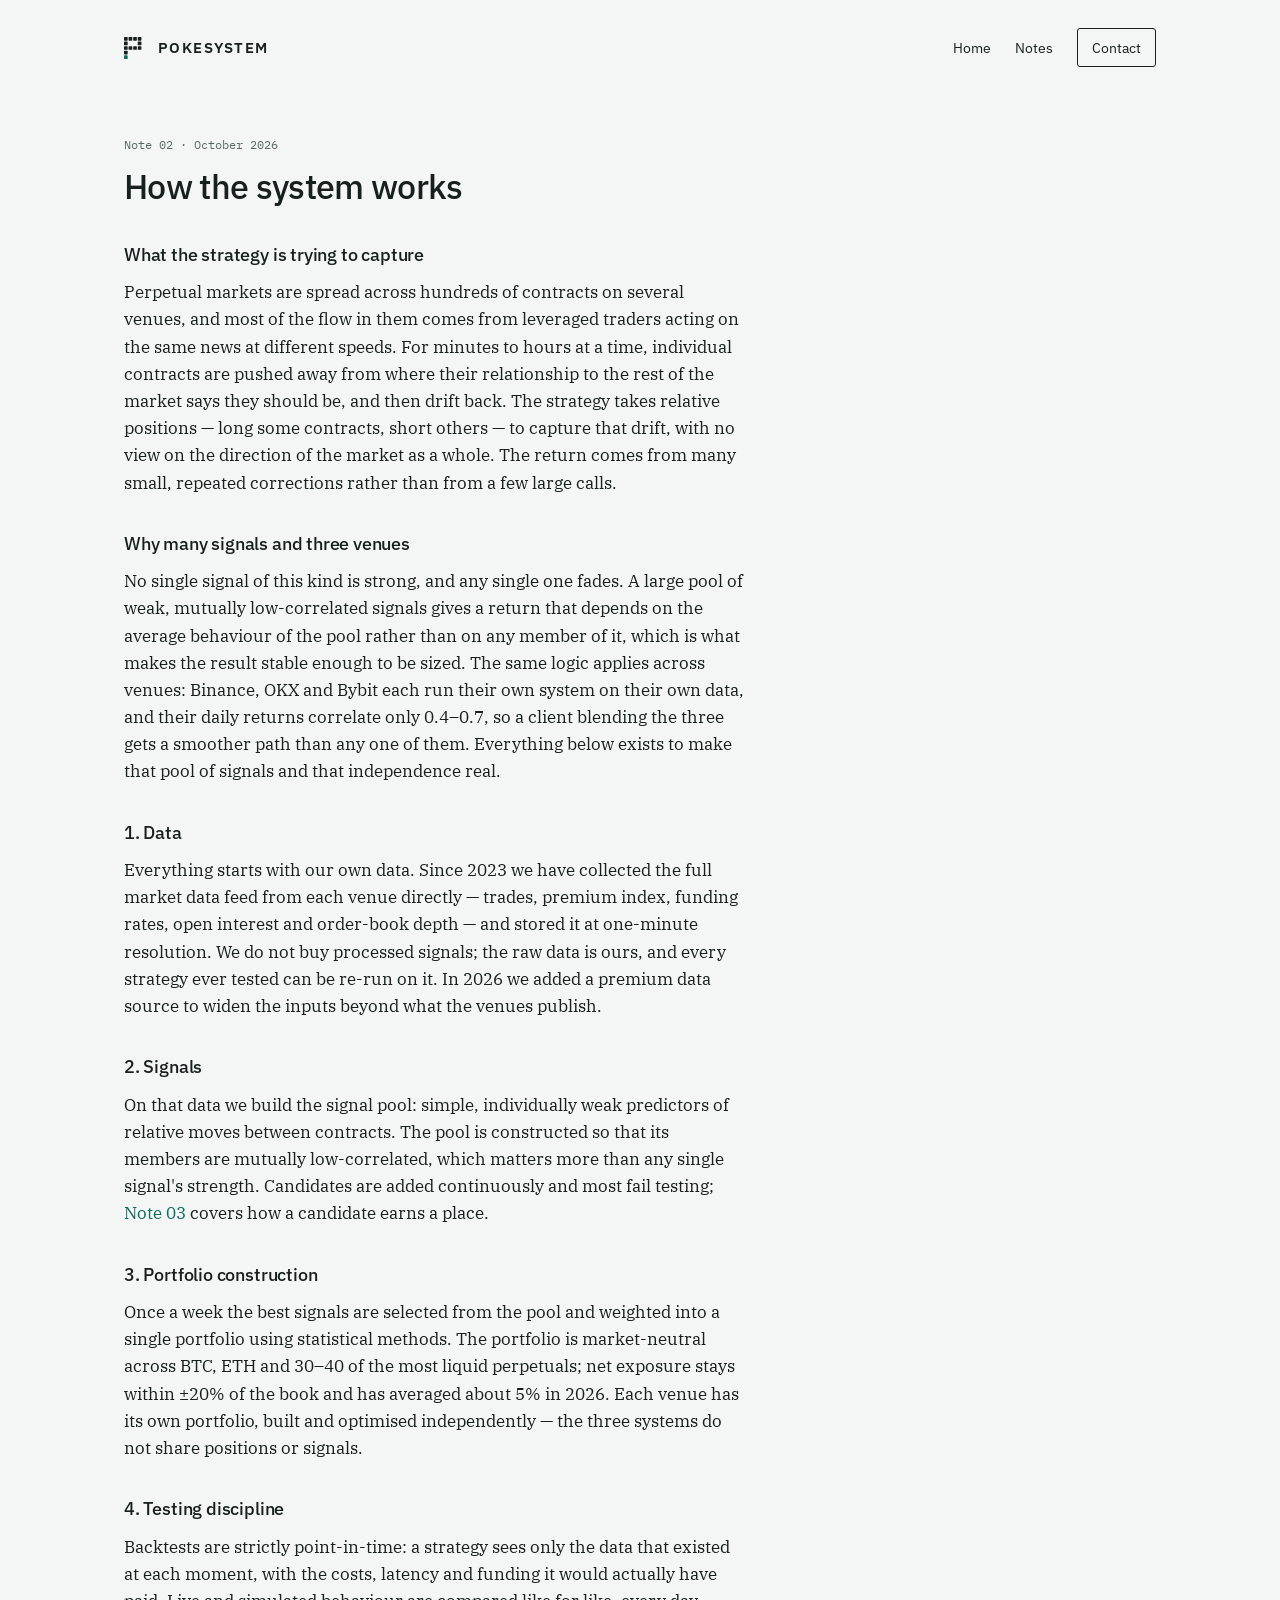
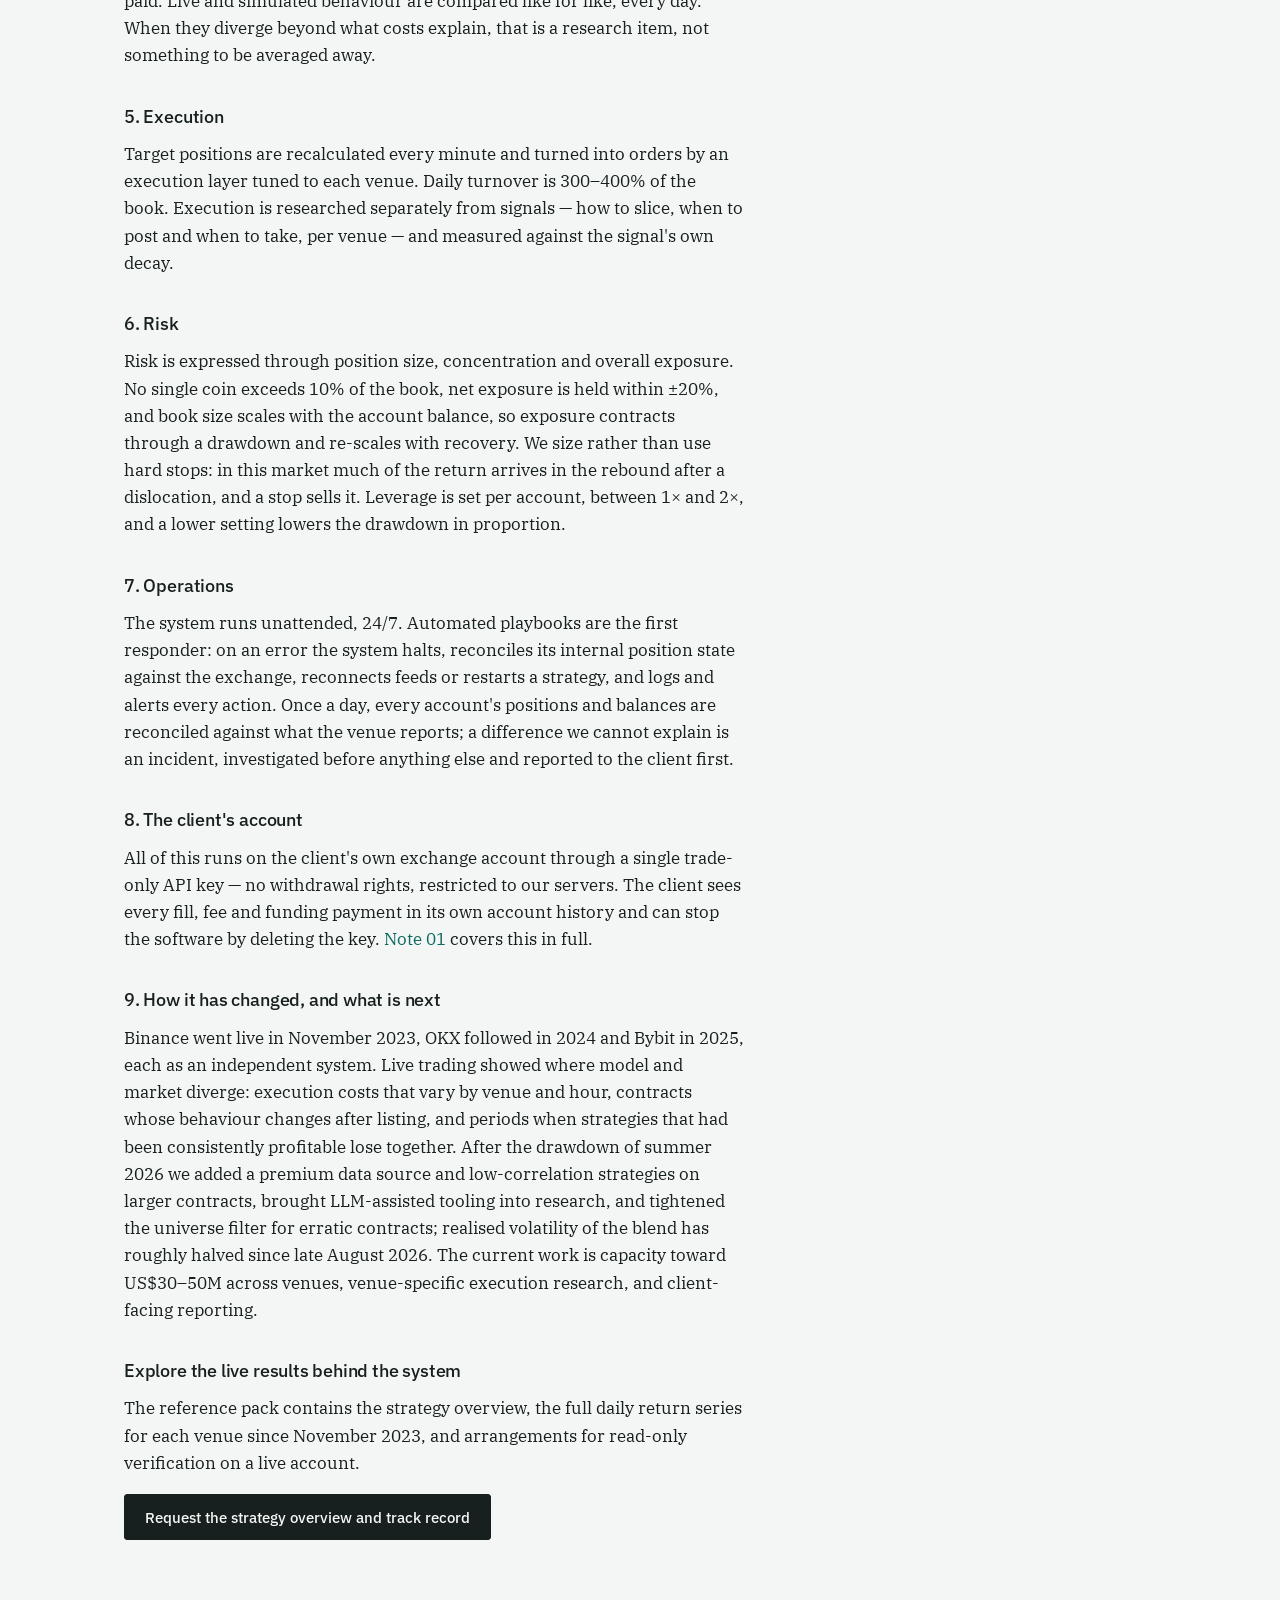
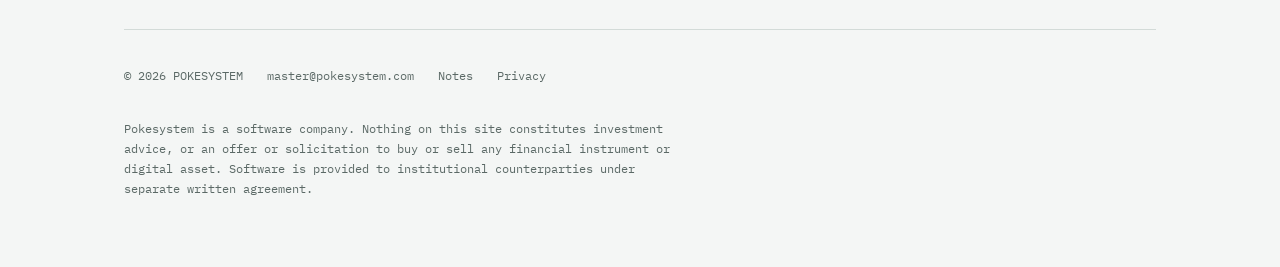
<file: notes/how-the-system-works.html>
<!doctype html>
<html lang="en">
<head>
<meta charset="utf-8">
<meta name="viewport" content="width=device-width, initial-scale=1">
<title>How the system works — Pokesystem</title>
<meta name="description" content="What the strategy is trying to capture, why many weak signals and three independent venues matter, and how each stage from data to live orders is built and tested.">
<link rel="canonical" href="https://pokesystem.com/notes/how-the-system-works.html">
<meta property="og:type" content="article">
<meta property="og:site_name" content="Pokesystem">
<meta property="og:title" content="How the system works">
<meta property="og:description" content="What the strategy is trying to capture, why many weak signals and three independent venues matter, and how each stage from data to live orders is built and tested.">
<meta property="og:url" content="https://pokesystem.com/notes/how-the-system-works.html">
<meta property="og:image" content="https://pokesystem.com/assets/og.png">
<meta name="twitter:card" content="summary_large_image">
<link rel="icon" href="data:image/svg+xml,<svg%20xmlns='http://www.w3.org/2000/svg'%20viewBox='0%200%2024%2024'><rect%20x=%220%22%20y=%220%22%20width=%224%22%20height=%224%22%20rx=%220.6%22%20fill=%22#0E6B60%22/><rect%20x=%225%22%20y=%220%22%20width=%224%22%20height=%224%22%20rx=%220.6%22%20fill=%22#0E6B60%22/><rect%20x=%2210%22%20y=%220%22%20width=%224%22%20height=%224%22%20rx=%220.6%22%20fill=%22#0E6B60%22/><rect%20x=%2215%22%20y=%220%22%20width=%224%22%20height=%224%22%20rx=%220.6%22%20fill=%22#0E6B60%22/><rect%20x=%220%22%20y=%225%22%20width=%224%22%20height=%224%22%20rx=%220.6%22%20fill=%22#0E6B60%22/><rect%20x=%2215%22%20y=%225%22%20width=%224%22%20height=%224%22%20rx=%220.6%22%20fill=%22#0E6B60%22/><rect%20x=%220%22%20y=%2210%22%20width=%224%22%20height=%224%22%20rx=%220.6%22%20fill=%22#0E6B60%22/><rect%20x=%225%22%20y=%2210%22%20width=%224%22%20height=%224%22%20rx=%220.6%22%20fill=%22#0E6B60%22/><rect%20x=%2210%22%20y=%2210%22%20width=%224%22%20height=%224%22%20rx=%220.6%22%20fill=%22#0E6B60%22/><rect%20x=%2215%22%20y=%2210%22%20width=%224%22%20height=%224%22%20rx=%220.6%22%20fill=%22#0E6B60%22/><rect%20x=%220%22%20y=%2215%22%20width=%224%22%20height=%224%22%20rx=%220.6%22%20fill=%22#0E6B60%22/><rect%20x=%220%22%20y=%2220%22%20width=%224%22%20height=%224%22%20rx=%220.6%22%20fill=%22#0E6B60%22/></svg>">
<link rel="preconnect" href="https://fonts.googleapis.com">
<link rel="preconnect" href="https://fonts.gstatic.com" crossorigin>
<link rel="stylesheet" href="https://fonts.googleapis.com/css2?family=IBM+Plex+Sans:wght@400;500;600&family=IBM+Plex+Serif:ital,wght@0,400;1,400&family=IBM+Plex+Mono:wght@400;500&display=swap">
<link rel="stylesheet" href="../assets/site.css">
</head>
<body>
<div class="page">

  <header class="top">
    <a class="wordmark" href="../"><svg class="mark" viewBox="0 0 24 24" aria-hidden="true" focusable="false"><rect x="0" y="0" width="4" height="4" rx="0.6" fill="currentColor"/><rect x="5" y="0" width="4" height="4" rx="0.6" fill="currentColor"/><rect x="10" y="0" width="4" height="4" rx="0.6" fill="currentColor"/><rect x="15" y="0" width="4" height="4" rx="0.6" fill="currentColor"/><rect x="0" y="5" width="4" height="4" rx="0.6" fill="currentColor"/><rect x="15" y="5" width="4" height="4" rx="0.6" fill="currentColor"/><rect x="0" y="10" width="4" height="4" rx="0.6" fill="currentColor"/><rect x="5" y="10" width="4" height="4" rx="0.6" fill="currentColor"/><rect x="10" y="10" width="4" height="4" rx="0.6" fill="currentColor"/><rect x="15" y="10" width="4" height="4" rx="0.6" fill="currentColor"/><rect x="0" y="15" width="4" height="4" rx="0.6" fill="currentColor"/><rect x="0" y="20" width="4" height="4" rx="0.6" fill="var(--accent)"/></svg><span>POKESYSTEM</span></a>
    <nav class="nav" aria-label="Site">
      <a href="../">Home</a>
      <a href="./">Notes</a>
      <a class="cta" href="../#contact">Contact</a>
    </nav>
  </header>

  <!-- LEGAL REVIEW PENDING: wording to be confirmed by counsel before the site is used formally. -->
  <main class="doc">
    <p class="meta">Note 02 · October 2026</p>
    <h1>How the system works</h1>

    <h2>What the strategy is trying to capture</h2>
    <p>Perpetual markets are spread across hundreds of contracts on several venues, and most of the flow in them comes from leveraged traders acting on the same news at different speeds. For minutes to hours at a time, individual contracts are pushed away from where their relationship to the rest of the market says they should be, and then drift back. The strategy takes relative positions — long some contracts, short others — to capture that drift, with no view on the direction of the market as a whole. The return comes from many small, repeated corrections rather than from a few large calls.</p>

    <h2>Why many signals and three venues</h2>
    <p>No single signal of this kind is strong, and any single one fades. A large pool of weak, mutually low-correlated signals gives a return that depends on the average behaviour of the pool rather than on any member of it, which is what makes the result stable enough to be sized. The same logic applies across venues: Binance, OKX and Bybit each run their own system on their own data, and their daily returns correlate only 0.4–0.7, so a client blending the three gets a smoother path than any one of them. Everything below exists to make that pool of signals and that independence real.</p>

    <h2>1. Data</h2>
    <p>Everything starts with our own data. Since 2023 we have collected the full market data feed from each venue directly — trades, premium index, funding rates, open interest and order-book depth — and stored it at one-minute resolution. We do not buy processed signals; the raw data is ours, and every strategy ever tested can be re-run on it. In 2026 we added a premium data source to widen the inputs beyond what the venues publish.</p>

    <h2>2. Signals</h2>
    <p>On that data we build the signal pool: simple, individually weak predictors of relative moves between contracts. The pool is constructed so that its members are mutually low-correlated, which matters more than any single signal's strength. Candidates are added continuously and most fail testing; <a href="how-research-earns-a-place.html">Note 03</a> covers how a candidate earns a place.</p>

    <h2>3. Portfolio construction</h2>
    <p>Once a week the best signals are selected from the pool and weighted into a single portfolio using statistical methods. The portfolio is market-neutral across BTC, ETH and 30–40 of the most liquid perpetuals; net exposure stays within ±20% of the book and has averaged about 5% in 2026. Each venue has its own portfolio, built and optimised independently — the three systems do not share positions or signals.</p>

    <h2>4. Testing discipline</h2>
    <p>Backtests are strictly point-in-time: a strategy sees only the data that existed at each moment, with the costs, latency and funding it would actually have paid. Live and simulated behaviour are compared like for like, every day. When they diverge beyond what costs explain, that is a research item, not something to be averaged away.</p>

    <h2>5. Execution</h2>
    <p>Target positions are recalculated every minute and turned into orders by an execution layer tuned to each venue. Daily turnover is 300–400% of the book. Execution is researched separately from signals — how to slice, when to post and when to take, per venue — and measured against the signal's own decay.</p>

    <h2>6. Risk</h2>
    <p>Risk is expressed through position size, concentration and overall exposure. No single coin exceeds 10% of the book, net exposure is held within ±20%, and book size scales with the account balance, so exposure contracts through a drawdown and re-scales with recovery. We size rather than use hard stops: in this market much of the return arrives in the rebound after a dislocation, and a stop sells it. Leverage is set per account, between 1× and 2×, and a lower setting lowers the drawdown in proportion.</p>

    <h2>7. Operations</h2>
    <p>The system runs unattended, 24/7. Automated playbooks are the first responder: on an error the system halts, reconciles its internal position state against the exchange, reconnects feeds or restarts a strategy, and logs and alerts every action. Once a day, every account's positions and balances are reconciled against what the venue reports; a difference we cannot explain is an incident, investigated before anything else and reported to the client first.</p>

    <h2>8. The client's account</h2>
    <p>All of this runs on the client's own exchange account through a single trade-only API key — no withdrawal rights, restricted to our servers. The client sees every fill, fee and funding payment in its own account history and can stop the software by deleting the key. <a href="what-we-can-and-cannot-do.html">Note 01</a> covers this in full.</p>

    <h2>9. How it has changed, and what is next</h2>
    <p>Binance went live in November 2023, OKX followed in 2024 and Bybit in 2025, each as an independent system. Live trading showed where model and market diverge: execution costs that vary by venue and hour, contracts whose behaviour changes after listing, and periods when strategies that had been consistently profitable lose together. After the drawdown of summer 2026 we added a premium data source and low-correlation strategies on larger contracts, brought LLM-assisted tooling into research, and tightened the universe filter for erratic contracts; realised volatility of the blend has roughly halved since late August 2026. The current work is capacity toward US$30–50M across venues, venue-specific execution research, and client-facing reporting.</p>

    <h2>Explore the live results behind the system</h2>
    <p>The reference pack contains the strategy overview, the full daily return series for each venue since November 2023, and arrangements for read-only verification on a live account.</p>
    <p class="actions"><a class="btn" href="../#contact">Request the strategy overview and track record</a></p>
  </main>

  <footer>
    <div class="legal">
      <span>© 2026 POKESYSTEM</span>
      <span><a href="mailto:master@pokesystem.com">master@pokesystem.com</a></span>
      <span><a href="./">Notes</a></span>
      <span><a href="../privacy.html">Privacy</a></span>
    </div>
    <p class="disclaimer">Pokesystem is a software company. Nothing on this site constitutes investment advice, or an offer or solicitation to buy or sell any financial instrument or digital asset. Software is provided to institutional counterparties under separate written agreement.</p>
  </footer>

</div>
</body>
</html>
</file>
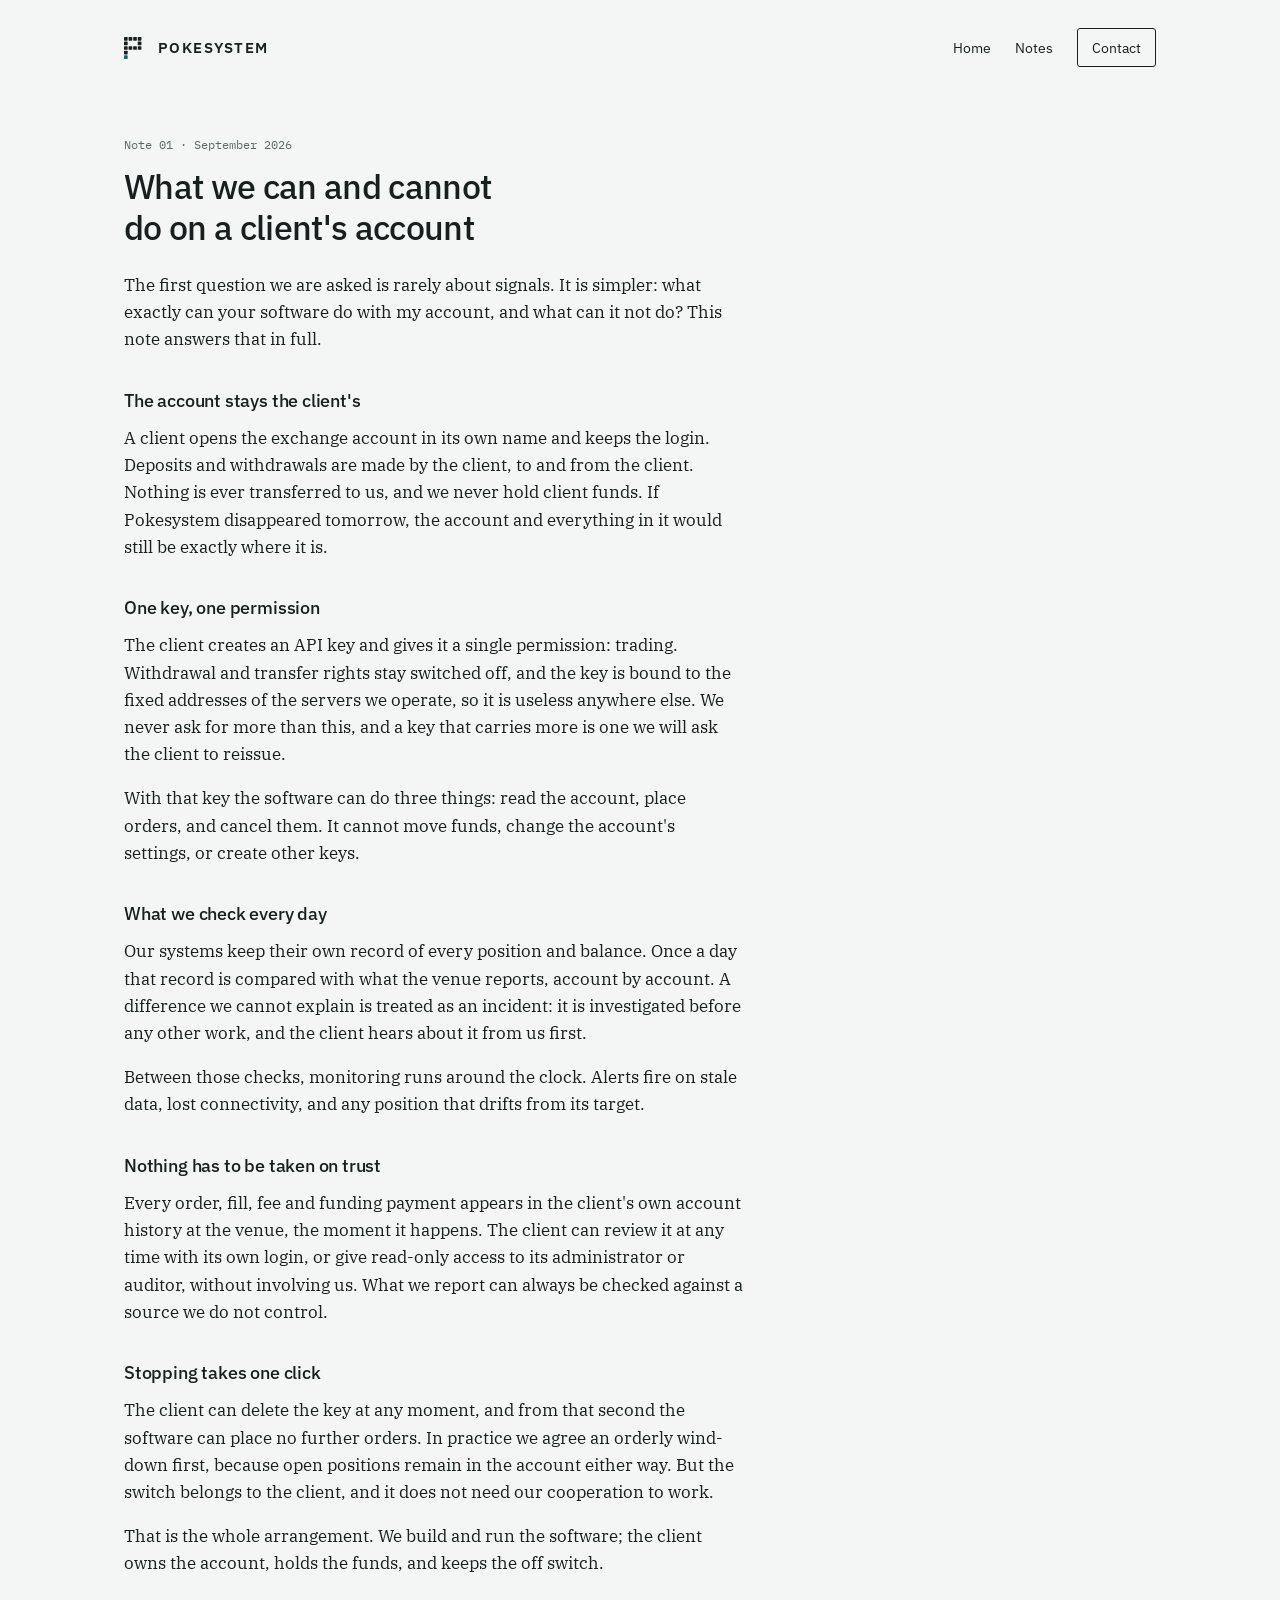
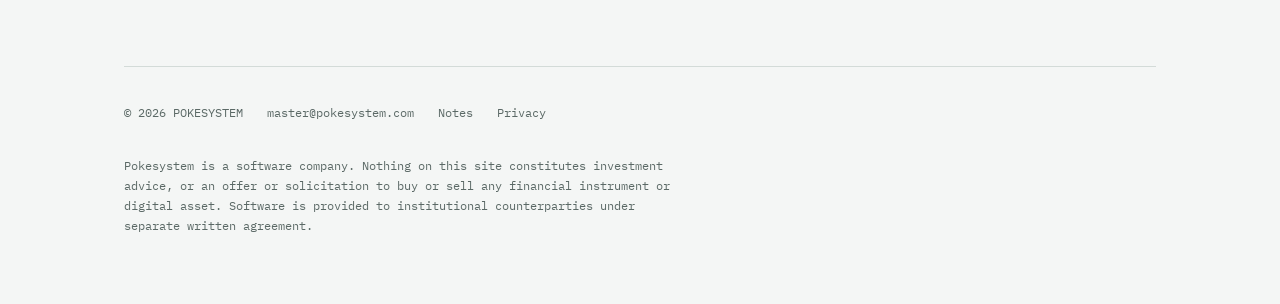
<file: notes/what-we-can-and-cannot-do.html>
<!doctype html>
<html lang="en">
<head>
<meta charset="utf-8">
<meta name="viewport" content="width=device-width, initial-scale=1">
<title>What we can and cannot do on a client's account — Pokesystem</title>
<meta name="description" content="The account stays the client's. One trade-only API key, no withdrawal rights, daily reconciliation, and a record the client can check without us.">
<link rel="canonical" href="https://pokesystem.com/notes/what-we-can-and-cannot-do.html">
<meta property="og:type" content="article">
<meta property="og:site_name" content="Pokesystem">
<meta property="og:title" content="What we can and cannot do on a client's account">
<meta property="og:description" content="The account stays the client's. One trade-only API key, no withdrawal rights, daily reconciliation, and a record the client can check without us.">
<meta property="og:url" content="https://pokesystem.com/notes/what-we-can-and-cannot-do.html">
<meta property="og:image" content="https://pokesystem.com/assets/og.png">
<meta name="twitter:card" content="summary_large_image">
<link rel="icon" href="data:image/svg+xml,<svg%20xmlns='http://www.w3.org/2000/svg'%20viewBox='0%200%2024%2024'><rect%20x=%220%22%20y=%220%22%20width=%224%22%20height=%224%22%20rx=%220.6%22%20fill=%22#0E6B60%22/><rect%20x=%225%22%20y=%220%22%20width=%224%22%20height=%224%22%20rx=%220.6%22%20fill=%22#0E6B60%22/><rect%20x=%2210%22%20y=%220%22%20width=%224%22%20height=%224%22%20rx=%220.6%22%20fill=%22#0E6B60%22/><rect%20x=%2215%22%20y=%220%22%20width=%224%22%20height=%224%22%20rx=%220.6%22%20fill=%22#0E6B60%22/><rect%20x=%220%22%20y=%225%22%20width=%224%22%20height=%224%22%20rx=%220.6%22%20fill=%22#0E6B60%22/><rect%20x=%2215%22%20y=%225%22%20width=%224%22%20height=%224%22%20rx=%220.6%22%20fill=%22#0E6B60%22/><rect%20x=%220%22%20y=%2210%22%20width=%224%22%20height=%224%22%20rx=%220.6%22%20fill=%22#0E6B60%22/><rect%20x=%225%22%20y=%2210%22%20width=%224%22%20height=%224%22%20rx=%220.6%22%20fill=%22#0E6B60%22/><rect%20x=%2210%22%20y=%2210%22%20width=%224%22%20height=%224%22%20rx=%220.6%22%20fill=%22#0E6B60%22/><rect%20x=%2215%22%20y=%2210%22%20width=%224%22%20height=%224%22%20rx=%220.6%22%20fill=%22#0E6B60%22/><rect%20x=%220%22%20y=%2215%22%20width=%224%22%20height=%224%22%20rx=%220.6%22%20fill=%22#0E6B60%22/><rect%20x=%220%22%20y=%2220%22%20width=%224%22%20height=%224%22%20rx=%220.6%22%20fill=%22#0E6B60%22/></svg>">
<link rel="preconnect" href="https://fonts.googleapis.com">
<link rel="preconnect" href="https://fonts.gstatic.com" crossorigin>
<link rel="stylesheet" href="https://fonts.googleapis.com/css2?family=IBM+Plex+Sans:wght@400;500;600&family=IBM+Plex+Serif:ital,wght@0,400;1,400&family=IBM+Plex+Mono:wght@400;500&display=swap">
<link rel="stylesheet" href="../assets/site.css">
</head>
<body>
<div class="page">

  <header class="top">
    <a class="wordmark" href="../"><svg class="mark" viewBox="0 0 24 24" aria-hidden="true" focusable="false"><rect x="0" y="0" width="4" height="4" rx="0.6" fill="currentColor"/><rect x="5" y="0" width="4" height="4" rx="0.6" fill="currentColor"/><rect x="10" y="0" width="4" height="4" rx="0.6" fill="currentColor"/><rect x="15" y="0" width="4" height="4" rx="0.6" fill="currentColor"/><rect x="0" y="5" width="4" height="4" rx="0.6" fill="currentColor"/><rect x="15" y="5" width="4" height="4" rx="0.6" fill="currentColor"/><rect x="0" y="10" width="4" height="4" rx="0.6" fill="currentColor"/><rect x="5" y="10" width="4" height="4" rx="0.6" fill="currentColor"/><rect x="10" y="10" width="4" height="4" rx="0.6" fill="currentColor"/><rect x="15" y="10" width="4" height="4" rx="0.6" fill="currentColor"/><rect x="0" y="15" width="4" height="4" rx="0.6" fill="currentColor"/><rect x="0" y="20" width="4" height="4" rx="0.6" fill="var(--accent)"/></svg><span>POKESYSTEM</span></a>
    <nav class="nav" aria-label="Site">
      <a href="../">Home</a>
      <a href="./">Notes</a>
      <a class="cta" href="../#contact">Contact</a>
    </nav>
  </header>

  <!-- LEGAL REVIEW PENDING: wording to be confirmed by counsel before the site is used formally. -->
  <main class="doc">
    <p class="meta">Note 01 · September 2026</p>
    <h1>What we can and cannot do on a client's account</h1>

    <p>The first question we are asked is rarely about signals. It is simpler: what exactly can your software do with my account, and what can it not do? This note answers that in full.</p>

    <h2>The account stays the client's</h2>
    <p>A client opens the exchange account in its own name and keeps the login. Deposits and withdrawals are made by the client, to and from the client. Nothing is ever transferred to us, and we never hold client funds. If Pokesystem disappeared tomorrow, the account and everything in it would still be exactly where it is.</p>

    <h2>One key, one permission</h2>
    <p>The client creates an API key and gives it a single permission: trading. Withdrawal and transfer rights stay switched off, and the key is bound to the fixed addresses of the servers we operate, so it is useless anywhere else. We never ask for more than this, and a key that carries more is one we will ask the client to reissue.</p>
    <p>With that key the software can do three things: read the account, place orders, and cancel them. It cannot move funds, change the account's settings, or create other keys.</p>

    <h2>What we check every day</h2>
    <p>Our systems keep their own record of every position and balance. Once a day that record is compared with what the venue reports, account by account. A difference we cannot explain is treated as an incident: it is investigated before any other work, and the client hears about it from us first.</p>
    <p>Between those checks, monitoring runs around the clock. Alerts fire on stale data, lost connectivity, and any position that drifts from its target.</p>

    <h2>Nothing has to be taken on trust</h2>
    <p>Every order, fill, fee and funding payment appears in the client's own account history at the venue, the moment it happens. The client can review it at any time with its own login, or give read-only access to its administrator or auditor, without involving us. What we report can always be checked against a source we do not control.</p>

    <h2>Stopping takes one click</h2>
    <p>The client can delete the key at any moment, and from that second the software can place no further orders. In practice we agree an orderly wind-down first, because open positions remain in the account either way. But the switch belongs to the client, and it does not need our cooperation to work.</p>

    <p>That is the whole arrangement. We build and run the software; the client owns the account, holds the funds, and keeps the off switch.</p>
  </main>

  <footer>
    <div class="legal">
      <span>© 2026 POKESYSTEM</span>
      <span><a href="mailto:master@pokesystem.com">master@pokesystem.com</a></span>
      <span><a href="./">Notes</a></span>
      <span><a href="../privacy.html">Privacy</a></span>
    </div>
    <p class="disclaimer">Pokesystem is a software company. Nothing on this site constitutes investment advice, or an offer or solicitation to buy or sell any financial instrument or digital asset. Software is provided to institutional counterparties under separate written agreement.</p>
  </footer>

</div>
</body>
</html>
</file>
<file: assets/site.css>
/* POKESYSTEM — site styles */
:root {
  --paper: #F4F6F5;
  --ink: #17201E;
  --muted: #5B6966;
  --rule: #D3DBD8;
  --accent: #0E6B60;
  --accent-strong: #0A5247;
  --field: #FFFFFF;
  --sans: "IBM Plex Sans", "Helvetica Neue", Arial, sans-serif;
  --serif: "IBM Plex Serif", Georgia, "Times New Roman", serif;
  --mono: "IBM Plex Mono", "SFMono-Regular", Menlo, Consolas, monospace;
}
@media (prefers-color-scheme: dark) {
  :root:not([data-theme="light"]) {
    --paper: #0E1413;
    --ink: #E4EAE8;
    --muted: #8FA09B;
    --rule: #263130;
    --accent: #5CC0B0;
    --accent-strong: #86D6C9;
    --field: #141B1A;
  }
}
:root[data-theme="dark"] {
  --paper: #0E1413;
  --ink: #E4EAE8;
  --muted: #8FA09B;
  --rule: #263130;
  --accent: #5CC0B0;
  --accent-strong: #86D6C9;
  --field: #141B1A;
}

* { box-sizing: border-box; }
html { -webkit-text-size-adjust: 100%; }
@media (prefers-reduced-motion: no-preference) { html { scroll-behavior: smooth; } }
body {
  margin: 0;
  background: var(--paper);
  color: var(--ink);
  font-family: var(--serif);
  font-size: 17px;
  line-height: 1.6;
  font-feature-settings: "kern", "liga";
}
a { color: var(--accent); text-decoration: none; }
a:hover { color: var(--accent-strong); text-decoration: underline; text-underline-offset: 0.15em; }
a:focus-visible { outline: 2px solid var(--accent); outline-offset: 3px; border-radius: 2px; }

.page { max-width: 1080px; margin: 0 auto; padding: 0 24px; }

/* Header */
.top {
  display: flex; align-items: center; justify-content: space-between; gap: 24px;
  padding: 28px 0;
}
.wordmark {
  display: inline-flex; align-items: center; gap: 12px;
  font-family: var(--sans); font-weight: 600; font-size: 0.92rem; letter-spacing: 0.1em;
  color: var(--ink);
}
.wordmark:hover { text-decoration: none; color: var(--ink); }
.mark { width: 22px; height: 22px; flex: none; display: block; }
.nav { display: flex; align-items: center; gap: 24px; font-family: var(--sans); font-size: 0.9rem; }
.nav a { color: var(--ink); }
.nav a:hover { color: var(--accent); text-decoration: none; }
.nav .cta { padding: 7px 14px; border: 1px solid var(--ink); border-radius: 3px; }
.nav .cta:hover { border-color: var(--accent); }
@media (max-width: 719px) { .nav a:not(.cta) { display: none; } }

/* Hero */
.hero { padding: 72px 0 64px; }
.hero h1 {
  font-family: var(--sans); font-weight: 500; letter-spacing: -0.02em;
  font-size: clamp(1.85rem, 3.8vw, 2.7rem); line-height: 1.15;
  max-width: 22ch; margin: 0 0 24px; text-wrap: balance;
}
.hero p { max-width: 62ch; margin: 0; font-size: 1.1rem; }

/* Sections */
.section {
  scroll-margin-top: 24px;
  display: grid; grid-template-columns: 1fr; gap: 20px 56px;
  border-top: 1px solid var(--rule); padding: 52px 0;
}
@media (min-width: 800px) { .section { grid-template-columns: 200px minmax(0, 1fr); } }
.label {
  font-family: var(--mono); font-size: 0.75rem; text-transform: uppercase; letter-spacing: 0.12em;
  color: var(--muted); margin: 0; padding-top: 0.35em;
}
.body { max-width: 62ch; }
.body h2 {
  font-family: var(--sans); font-weight: 500; letter-spacing: -0.015em;
  font-size: 1.45rem; line-height: 1.25; margin: 0 0 18px; text-wrap: balance;
}
.body p { margin: 0 0 1em; }
.body p:last-child { margin-bottom: 0; }

/* Technology blocks */
.blocks { display: grid; grid-template-columns: 1fr; gap: 36px 40px; max-width: none; }
@media (min-width: 720px) { .blocks { grid-template-columns: 1fr 1fr; } }
.block h3 {
  font-family: var(--sans); font-weight: 500; font-size: 1.05rem; letter-spacing: -0.01em;
  margin: 0 0 10px;
}
.block p { margin: 0; font-size: 0.98rem; }

/* Contact form */
.form { display: grid; gap: 18px; margin-top: 28px; }
.form .row { display: grid; gap: 18px; }
@media (min-width: 640px) { .form .row { grid-template-columns: 1fr 1fr; } }
.field { display: grid; gap: 6px; }
.field label {
  font-family: var(--mono); font-size: 0.72rem; text-transform: uppercase; letter-spacing: 0.12em;
  color: var(--muted);
}
.field input, .field textarea {
  font: inherit; font-size: 1rem; color: var(--ink); background: var(--field);
  border: 1px solid var(--rule); border-radius: 3px; padding: 10px 12px; width: 100%;
}
.field textarea { min-height: 150px; resize: vertical; }
.field input:focus, .field textarea:focus { outline: 2px solid var(--accent); outline-offset: 1px; border-color: var(--accent); }
.form-actions { display: flex; align-items: center; gap: 18px; flex-wrap: wrap; }
.btn {
  font-family: var(--sans); font-weight: 500; font-size: 0.95rem;
  color: var(--paper); background: var(--ink); border: 1px solid var(--ink); border-radius: 3px;
  padding: 10px 20px; cursor: pointer;
}
.btn:hover { background: var(--accent); border-color: var(--accent); }
.btn:disabled { opacity: 0.6; cursor: default; }
.btn:focus-visible { outline: 2px solid var(--accent); outline-offset: 3px; }
.form-status { margin: 0; font-size: 0.95rem; color: var(--muted); }
.form-status.ok { color: var(--accent); }
.form-status.err { color: var(--ink); }
.hp { position: absolute; left: -9999px; width: 1px; height: 1px; overflow: hidden; }

/* Secondary pages (privacy, 404) */
.doc { padding: 40px 0 72px; max-width: 62ch; }
.doc h1 {
  font-family: var(--sans); font-weight: 500; letter-spacing: -0.02em;
  font-size: clamp(1.6rem, 3vw, 2.1rem); line-height: 1.2; margin: 0 0 24px; text-wrap: balance;
}
.doc h2 { font-family: var(--sans); font-weight: 500; font-size: 1.15rem; letter-spacing: -0.01em; margin: 32px 0 10px; }
.doc p { margin: 0 0 1em; }
.doc .meta { font-family: var(--mono); font-size: 0.78rem; color: var(--muted); }

/* Notes list */
.notes-list { list-style: none; margin: 36px 0 0; padding: 0; display: grid; gap: 28px; }
.notes-list li { border-top: 1px solid var(--rule); padding-top: 20px; display: grid; gap: 6px; }
.notes-list a { font-family: var(--sans); font-weight: 500; font-size: 1.15rem; letter-spacing: -0.01em; color: var(--ink); }
.notes-list a:hover { color: var(--accent); text-decoration: none; }
.notes-list p { margin: 0; font-size: 0.98rem; color: var(--muted); }

/* Footer */
footer {
  border-top: 1px solid var(--rule); padding: 36px 0 56px;
  display: grid; gap: 20px;
  font-family: var(--mono); font-size: 0.78rem; color: var(--muted); line-height: 1.6;
}
footer .legal { display: flex; flex-wrap: wrap; gap: 6px 24px; }
footer .legal a { color: var(--muted); }
footer .legal a:hover { color: var(--accent); }
footer .disclaimer { max-width: 78ch; }

/* v5 (2026-10-03): key-figure tiles, fine print, record table */
.tiles { display: grid; grid-template-columns: 1fr 1fr; gap: 1px; background: var(--rule); border: 1px solid var(--rule); margin: 40px 0 16px; }
@media (min-width: 720px) { .tiles { grid-template-columns: repeat(4, 1fr); } }
.tile { background: var(--paper); padding: 18px 18px 16px; display: grid; gap: 4px; }
.tile .num { font-family: var(--sans); font-weight: 600; font-size: 1.6rem; letter-spacing: -0.02em; line-height: 1.1; }
.tile .cap { font-family: var(--mono); font-size: 0.74rem; color: var(--muted); }
.fine { font-family: var(--mono); font-size: 0.76rem; color: var(--muted); max-width: 72ch; margin: 0; }
.body .fine { margin: 8px 0 1em; }
.body h3 { font-family: var(--sans); font-weight: 500; font-size: 1.05rem; margin: 28px 0 8px; letter-spacing: -0.01em; }
.table { width: 100%; border-collapse: collapse; margin: 18px 0 0; font-size: 0.95rem; }
.table th, .table td { text-align: left; padding: 8px 10px 8px 0; border-bottom: 1px solid var(--rule); }
.table th { font-family: var(--mono); font-weight: 500; font-size: 0.74rem; color: var(--muted); text-transform: uppercase; letter-spacing: 0.04em; }
.table td:not(:first-child), .table th:not(:first-child) { font-family: var(--mono); font-size: 0.9rem; }
.actions { margin: 20px 0 0; }
a.btn { display: inline-block; text-decoration: none; }
.body strong { font-weight: 600; }
.actions .btn + .btn { margin-left: 10px; }
.method { margin: 14px 0 0; font-family: var(--mono); font-size: 0.78rem; color: var(--muted); }
.method summary { cursor: pointer; }
.method p { margin: 8px 0 0; max-width: 72ch; }
@media (min-width: 720px) { .tiles-3 { grid-template-columns: repeat(3, 1fr); } }
.btn-secondary { background: transparent; color: var(--ink); border-color: var(--rule); }
.btn-secondary:hover { background: transparent; color: var(--accent); border-color: var(--accent); }
.cards { margin-top: 24px; }
</file>
